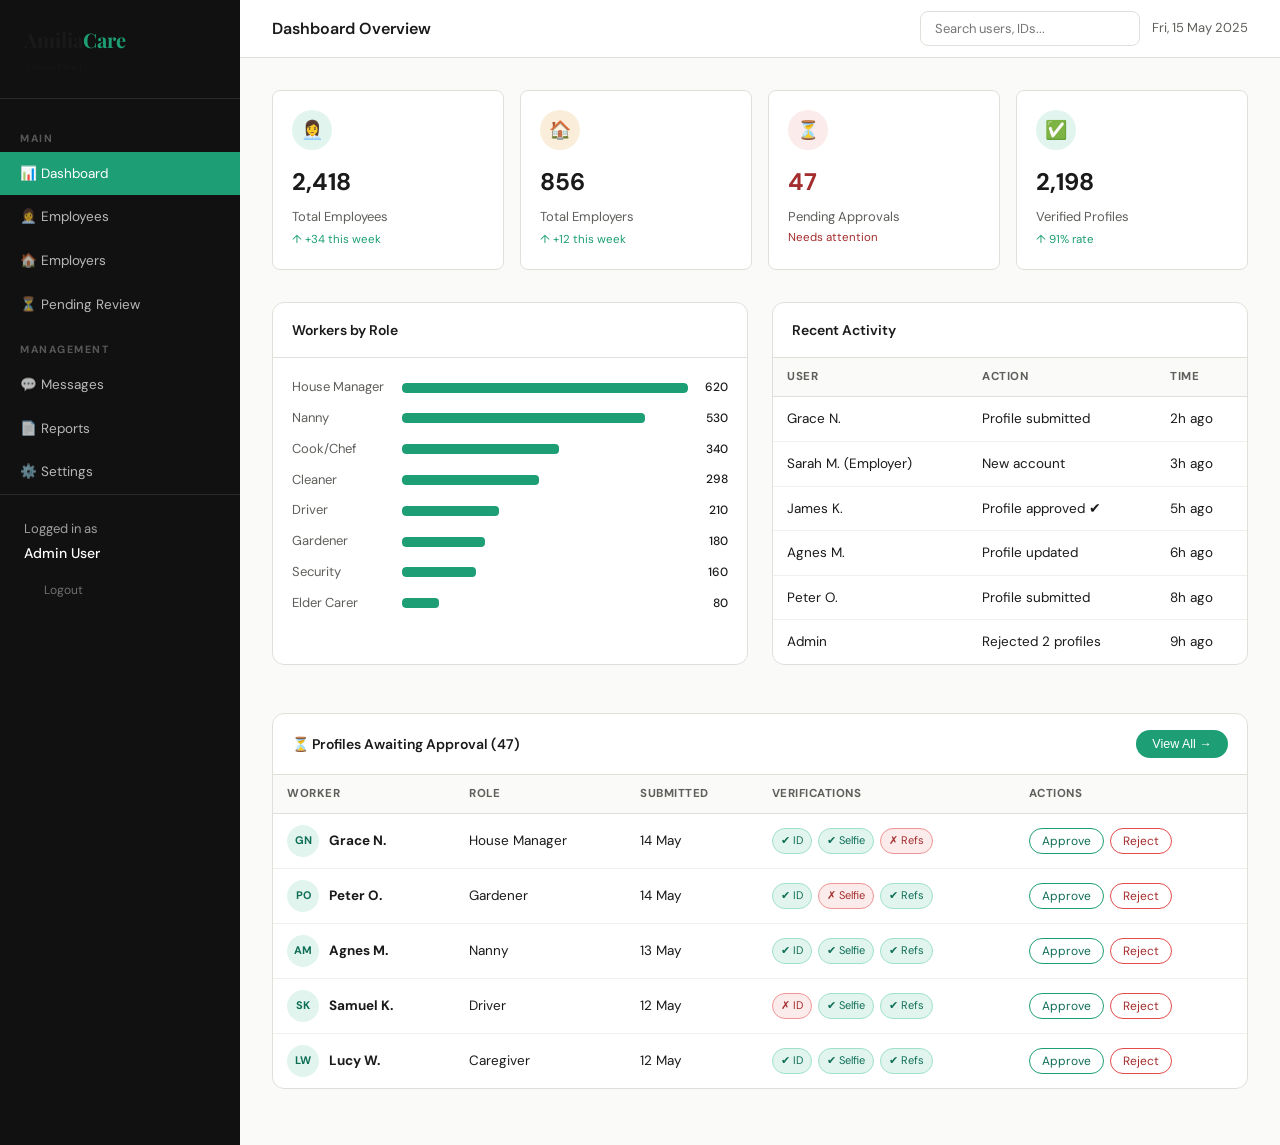
<file: admin (1) (1).html>
<!DOCTYPE html>
<html lang="en">
<head>
<meta charset="UTF-8">
<meta name="viewport" content="width=device-width, initial-scale=1.0">
<title>Admin Dashboard – Amilia Care</title>
<link href="https://fonts.googleapis.com/css2?family=Playfair+Display:wght@400;700&family=DM+Sans:wght@300;400;500;600&display=swap" rel="stylesheet">
<link rel="stylesheet" href="styles.css">
<style>
.admin-nav-section { padding: 8px 20px 4px; font-size: 10.5px; font-weight: 700; text-transform: uppercase; letter-spacing: 1.5px; color: rgba(255,255,255,.3); margin-top: 8px; }
.sidebar-logo-sub { font-size: 10px; opacity: .5; margin-top: 2px; }
.chart-bar-outer { background: rgba(255,255,255,.1); border-radius: 4px; height: 10px; flex: 1; overflow: hidden; }
.chart-bar-inner { background: var(--green); height: 100%; border-radius: 4px; transition: width .6s; }
.stat-change { font-size: 11.5px; color: var(--green); margin-top: 2px; }
.tab-bar { display: flex; gap: 0; border-bottom: 2px solid var(--border); margin-bottom: 1.5rem; }
.tab { padding: 10px 20px; font-size: 13.5px; font-weight: 500; cursor: pointer; color: var(--text-muted); border-bottom: 2px solid transparent; margin-bottom: -2px; transition: all .2s; }
.tab.active { color: var(--green); border-bottom-color: var(--green); }
.profile-thumb { display: flex; align-items: center; gap: 10px; }
.profile-thumb .sm-av { width: 32px; height: 32px; border-radius: 50%; display: flex; align-items: center; justify-content: center; font-size: 11px; font-weight: 700; flex-shrink: 0; }
.verification-chips { display: flex; gap: 6px; flex-wrap: wrap; }
.chip { font-size: 11px; padding: 3px 8px; border-radius: 50px; border: 1px solid var(--border); background: var(--surface); }
.chip.ok { background: var(--green-light); border-color: #9FE1CB; color: var(--green-dark); }
.chip.missing { background: #FCEBEB; border-color: #F09595; color: #A32D2D; }
</style>
</head>
<body>
<div class="admin-layout">

  <!-- SIDEBAR -->
  <aside class="admin-sidebar">
    <div class="admin-sidebar-logo logo" style="padding:1.5rem;border-bottom:1px solid rgba(255,255,255,.1)">
      <div>Amilia<span>Care</span></div>
      <div class="sidebar-logo-sub">Admin Panel</div>
    </div>

    <nav class="admin-nav">
      <div class="admin-nav-section">Main</div>
      <a href="#" class="active" onclick="showSection('dashboard',this)">📊 Dashboard</a>
      <a href="#" onclick="showSection('employees',this)">👩‍💼 Employees</a>
      <a href="#" onclick="showSection('employers',this)">🏠 Employers</a>
      <a href="#" onclick="showSection('pending',this)">⏳ Pending Review</a>

      <div class="admin-nav-section">Management</div>
      <a href="#" onclick="showSection('messages',this)">💬 Messages</a>
      <a href="#" onclick="showSection('reports',this)">📄 Reports</a>
      <a href="#" onclick="showSection('settings',this)">⚙️ Settings</a>

      <div style="margin-top:auto;padding:1.5rem;border-top:1px solid rgba(255,255,255,.1)">
        <div style="font-size:13px;color:rgba(255,255,255,.6)">Logged in as</div>
        <div style="font-size:14px;color:#fff;font-weight:500;margin-top:2px">Admin User</div>
        <a href="login.html" style="font-size:12px;color:rgba(255,255,255,.4);margin-top:6px;display:block">Logout</a>
      </div>
    </nav>
  </aside>

  <!-- MAIN -->
  <div class="admin-main">
    <div class="admin-topbar">
      <h2 id="section-title">Dashboard Overview</h2>
      <div style="display:flex;gap:12px;align-items:center">
        <input class="search-input" type="text" placeholder="Search users, IDs...">
        <span style="font-size:13px;color:var(--text-muted)">Fri, 15 May 2025</span>
      </div>
    </div>

    <div class="admin-content">

      <!-- DASHBOARD SECTION -->
      <div id="sec-dashboard">
        <!-- KPI Cards -->
        <div class="admin-cards">
          <div class="admin-card">
            <div class="ac-icon" style="background:var(--green-light)">👩‍💼</div>
            <strong>2,418</strong>
            <span>Total Employees</span>
            <div class="stat-change">↑ +34 this week</div>
          </div>
          <div class="admin-card">
            <div class="ac-icon" style="background:#FAEEDA">🏠</div>
            <strong>856</strong>
            <span>Total Employers</span>
            <div class="stat-change">↑ +12 this week</div>
          </div>
          <div class="admin-card">
            <div class="ac-icon" style="background:#FCEBEB">⏳</div>
            <strong style="color:#A32D2D">47</strong>
            <span>Pending Approvals</span>
            <div style="font-size:11.5px;color:#A32D2D">Needs attention</div>
          </div>
          <div class="admin-card">
            <div class="ac-icon" style="background:var(--green-light)">✅</div>
            <strong>2,198</strong>
            <span>Verified Profiles</span>
            <div class="stat-change">↑ 91% rate</div>
          </div>
        </div>

        <!-- Second row -->
        <div style="display:grid;grid-template-columns:1fr 1fr;gap:1.5rem;margin-bottom:1.5rem">

          <!-- Role distribution -->
          <div class="data-table">
            <div class="table-header"><h3>Workers by Role</h3></div>
            <div style="padding:1.2rem">
              <div id="role-bars"></div>
            </div>
          </div>

          <!-- Recent activity -->
          <div class="data-table">
            <div class="table-header"><h3>Recent Activity</h3></div>
            <div style="padding:0">
              <table>
                <thead><tr><th>User</th><th>Action</th><th>Time</th></tr></thead>
                <tbody>
                  <tr><td>Grace N.</td><td>Profile submitted</td><td>2h ago</td></tr>
                  <tr><td>Sarah M. (Employer)</td><td>New account</td><td>3h ago</td></tr>
                  <tr><td>James K.</td><td>Profile approved ✔</td><td>5h ago</td></tr>
                  <tr><td>Agnes M.</td><td>Profile updated</td><td>6h ago</td></tr>
                  <tr><td>Peter O.</td><td>Profile submitted</td><td>8h ago</td></tr>
                  <tr><td>Admin</td><td>Rejected 2 profiles</td><td>9h ago</td></tr>
                </tbody>
              </table>
            </div>
          </div>
        </div>

        <!-- Quick pending -->
        <div class="data-table">
          <div class="table-header">
            <h3>⏳ Profiles Awaiting Approval (47)</h3>
            <button class="btn-primary" style="font-size:12.5px;padding:7px 16px;border-radius:50px" onclick="showSection('pending',null)">View All →</button>
          </div>
          <table>
            <thead>
              <tr><th>Worker</th><th>Role</th><th>Submitted</th><th>Verifications</th><th>Actions</th></tr>
            </thead>
            <tbody id="pending-preview"></tbody>
          </table>
        </div>
      </div>

      <!-- EMPLOYEES SECTION -->
      <div id="sec-employees" style="display:none">
        <div class="tab-bar">
          <div class="tab active">All (2,418)</div>
          <div class="tab">Approved (2,198)</div>
          <div class="tab">Pending (47)</div>
          <div class="tab">Rejected (173)</div>
          <div class="tab">Suspended (0)</div>
        </div>
        <div class="data-table">
          <div class="table-header">
            <h3>All Employees</h3>
            <input class="search-input" type="text" placeholder="Search by name, role, location...">
          </div>
          <table>
            <thead>
              <tr><th>Name</th><th>Role</th><th>Location</th><th>Education</th><th>Salary</th><th>Status</th><th>Actions</th></tr>
            </thead>
            <tbody id="employees-table"></tbody>
          </table>
        </div>
      </div>

      <!-- PENDING SECTION -->
      <div id="sec-pending" style="display:none">
        <div class="data-table">
          <div class="table-header">
            <h3>Profiles Pending Review (47)</h3>
            <input class="search-input" type="text" placeholder="Search...">
          </div>
          <table>
            <thead>
              <tr><th>Worker</th><th>Age</th><th>Role</th><th>Submitted</th><th>Verifications</th><th>Actions</th></tr>
            </thead>
            <tbody id="pending-table"></tbody>
          </table>
        </div>
      </div>

      <!-- EMPLOYERS SECTION -->
      <div id="sec-employers" style="display:none">
        <div class="data-table">
          <div class="table-header">
            <h3>All Employers (856)</h3>
            <input class="search-input" type="text" placeholder="Search employers...">
          </div>
          <table>
            <thead>
              <tr><th>Name</th><th>Location</th><th>Registered</th><th>Hires</th><th>Status</th><th>Action</th></tr>
            </thead>
            <tbody>
              <tr><td><strong>Sarah Mwangi</strong></td><td>Lavington</td><td>3 Jan 2025</td><td>2</td><td><span class="badge verified">Active</span></td><td><button class="action-btn">View</button></td></tr>
              <tr><td><strong>David Kamau</strong></td><td>Runda</td><td>15 Feb 2025</td><td>1</td><td><span class="badge verified">Active</span></td><td><button class="action-btn">View</button></td></tr>
              <tr><td><strong>Eunice Otieno</strong></td><td>Kiambu</td><td>20 Mar 2025</td><td>0</td><td><span class="badge pending">New</span></td><td><button class="action-btn">View</button></td></tr>
            </tbody>
          </table>
        </div>
      </div>

      <!-- OTHER SECTIONS -->
      <div id="sec-messages" style="display:none"><div class="admin-card" style="padding:2rem;text-align:center"><h3>Messages / Inbox</h3><p style="color:var(--text-muted);margin-top:.5rem">No new messages</p></div></div>
      <div id="sec-reports" style="display:none"><div class="admin-card" style="padding:2rem;text-align:center"><h3>Reports</h3><p style="color:var(--text-muted);margin-top:.5rem">Reporting module coming soon</p></div></div>
      <div id="sec-settings" style="display:none"><div class="admin-card" style="padding:2rem"><h3>Settings</h3><p style="color:var(--text-muted);margin-top:.5rem;margin-bottom:1rem">Site configuration options</p>
        <div class="form-group"><label>Site Name</label><input type="text" value="Amilia Care"></div>
        <div class="form-group"><label>Contact Email</label><input type="email" value="info@amiliacare.co.ke"></div>
        <div class="form-group"><label>Contact Phone</label><input type="tel" value="+254 700 000 000"></div>
        <button class="btn-primary" style="margin-top:1rem">Save Settings</button>
      </div></div>

    </div>
  </div>
</div>

<script>
const roles = [
  { name:'House Manager', count:620 }, { name:'Nanny', count:530 },
  { name:'Cook/Chef', count:340 }, { name:'Cleaner', count:298 },
  { name:'Driver', count:210 }, { name:'Gardener', count:180 },
  { name:'Security', count:160 }, { name:'Elder Carer', count:80 },
];
const pendingData = [
  { name:'Grace N.', role:'House Manager', date:'14 May', age:26, idOk:true, selfieOk:true, refsOk:false },
  { name:'Peter O.', role:'Gardener', date:'14 May', age:34, idOk:true, selfieOk:false, refsOk:true },
  { name:'Agnes M.', role:'Nanny', date:'13 May', age:22, idOk:true, selfieOk:true, refsOk:true },
  { name:'Samuel K.', role:'Driver', date:'12 May', age:30, idOk:false, selfieOk:true, refsOk:true },
  { name:'Lucy W.', role:'Caregiver', date:'12 May', age:29, idOk:true, selfieOk:true, refsOk:true },
];
const employeesData = [
  { name:'James K.', role:'Cook/Chef', loc:'Kilimani', edu:'Diploma', salary:'25k–40k', status:'verified' },
  { name:'Rose K.', role:'House Manager', loc:'Runda', edu:'Degree', salary:'35k–50k', status:'verified' },
  { name:'Faith M.', role:'Cleaner', loc:'Embakasi', edu:'KCSE', salary:'10k–15k', status:'verified' },
  { name:'Bernard K.', role:'Driver', loc:'Upperhill', edu:'KCSE', salary:'25k–35k', status:'verified' },
  { name:'Christine W.', role:'Nanny', loc:'Ngong', edu:'KCSE', salary:'12k–18k', status:'pending' },
];

function chip(ok, label) {
  return `<span class="chip ${ok ? 'ok' : 'missing'}">${ok ? '✔' : '✗'} ${label}</span>`;
}
function actions(approve, reject) {
  return `<div style="display:flex;gap:6px">
    <button class="action-btn approve" onclick="approveRow(this)">Approve</button>
    <button class="action-btn reject" onclick="rejectRow(this)">Reject</button>
  </div>`;
}

// Render role bars
document.getElementById('role-bars').innerHTML = roles.map(r => `
  <div style="display:flex;align-items:center;gap:10px;margin-bottom:10px">
    <span style="font-size:13px;width:100px;color:var(--text-muted)">${r.name}</span>
    <div class="chart-bar-outer"><div class="chart-bar-inner" style="width:${Math.round(r.count/620*100)}%"></div></div>
    <span style="font-size:12px;font-weight:500;min-width:30px;text-align:right">${r.count}</span>
  </div>`).join('');

// Pending preview
document.getElementById('pending-preview').innerHTML = pendingData.slice(0,5).map(p => `
  <tr>
    <td><div class="profile-thumb"><div class="sm-av" style="background:var(--green-light);color:var(--green-dark)">${p.name.split(' ').map(w=>w[0]).join('')}</div><strong>${p.name}</strong></div></td>
    <td>${p.role}</td>
    <td>${p.date}</td>
    <td><div class="verification-chips">${chip(p.idOk,'ID')}${chip(p.selfieOk,'Selfie')}${chip(p.refsOk,'Refs')}</div></td>
    <td>${actions()}</td>
  </tr>`).join('');

// Full pending table
document.getElementById('pending-table').innerHTML = pendingData.map(p => `
  <tr>
    <td><div class="profile-thumb"><div class="sm-av" style="background:var(--green-light);color:var(--green-dark)">${p.name.split(' ').map(w=>w[0]).join('')}</div><strong>${p.name}</strong></div></td>
    <td>${p.age}</td>
    <td>${p.role}</td>
    <td>${p.date}</td>
    <td><div class="verification-chips">${chip(p.idOk,'ID')}${chip(p.selfieOk,'Selfie')}${chip(p.refsOk,'Refs')}</div></td>
    <td>${actions()}</td>
  </tr>`).join('');

// Employees table
document.getElementById('employees-table').innerHTML = employeesData.map(e => `
  <tr>
    <td><strong>${e.name}</strong></td>
    <td>${e.role}</td>
    <td>${e.loc}</td>
    <td>${e.edu}</td>
    <td>KES ${e.salary}/mo</td>
    <td><span class="badge ${e.status}">${e.status === 'verified' ? '✔ Verified' : '⏳ Pending'}</span></td>
    <td><div style="display:flex;gap:6px"><button class="action-btn">View</button><button class="action-btn reject">Suspend</button></div></td>
  </tr>`).join('');

function showSection(name, el) {
  const sections = ['dashboard','employees','employers','pending','messages','reports','settings'];
  sections.forEach(s => { const el = document.getElementById('sec-'+s); if(el) el.style.display = 'none'; });
  const sec = document.getElementById('sec-'+name);
  if (sec) sec.style.display = 'block';
  const titles = { dashboard:'Dashboard Overview', employees:'Employee Management', employers:'Employer Management', pending:'Pending Approvals', messages:'Messages', reports:'Reports', settings:'Settings' };
  document.getElementById('section-title').textContent = titles[name] || name;
  if (el) { document.querySelectorAll('.admin-nav a').forEach(a => a.classList.remove('active')); el.classList.add('active'); }
}

function approveRow(btn) {
  const row = btn.closest('tr');
  const statusCell = row.cells[row.cells.length - 2];
  if (statusCell && statusCell.querySelector) {
    // update badge if present
  }
  btn.parentElement.innerHTML = '<span class="badge verified">✔ Approved</span>';
  row.style.opacity = '.6';
}
function rejectRow(btn) {
  btn.parentElement.innerHTML = '<span class="badge rejected">✗ Rejected</span>';
  btn.closest('tr').style.opacity = '.5';
}
</script>
</body>
</html>
</file>
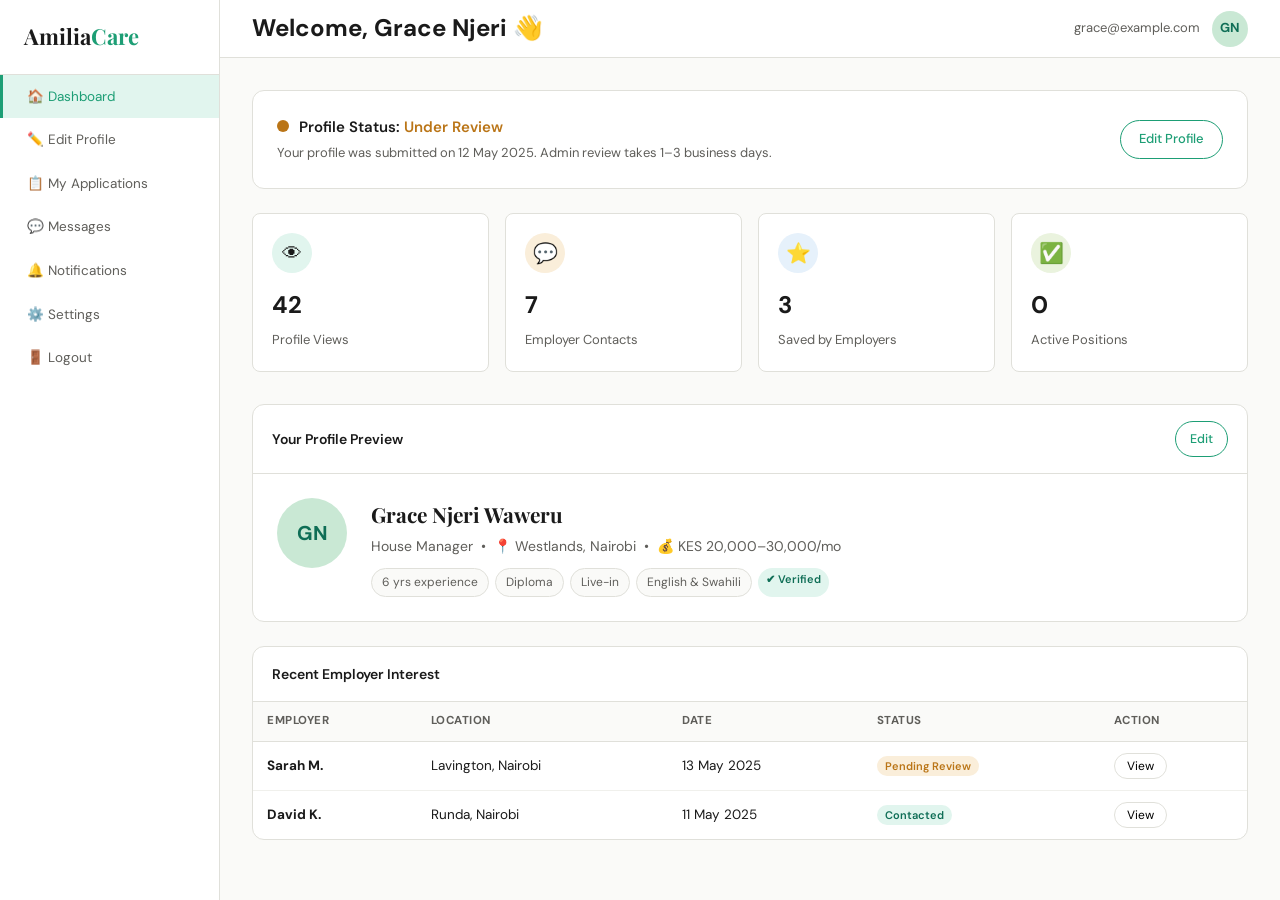
<file: employee-dashboard.html>
<!DOCTYPE html>
<html lang="en">
<head>
<meta charset="UTF-8">
<meta name="viewport" content="width=device-width, initial-scale=1.0">
<title>My Dashboard – Amilia Care</title>
<link href="https://fonts.googleapis.com/css2?family=Playfair+Display:wght@400;700&family=DM+Sans:wght@300;400;500;600&display=swap" rel="stylesheet">
<link rel="stylesheet" href="styles.css">
</head>
<body>
<div class="emp-layout">
  <!-- SIDEBAR -->
  <aside class="emp-sidebar">
    <div class="logo" style="padding:1.2rem 1.5rem;border-bottom:1px solid var(--border)">Amilia<span>Care</span></div>
    <nav class="emp-nav">
      <a href="#" class="active">🏠 Dashboard</a>
      <a href="post-profile.html">✏️ Edit Profile</a>
      <a href="#">📋 My Applications</a>
      <a href="#">💬 Messages</a>
      <a href="#">🔔 Notifications</a>
      <a href="#">⚙️ Settings</a>
      <a href="index.html" style="margin-top:auto">🚪 Logout</a>
    </nav>
  </aside>

  <!-- MAIN -->
  <div class="emp-main">
    <div class="emp-topbar">
      <h2>Welcome, Grace Njeri 👋</h2>
      <div style="display:flex;align-items:center;gap:12px">
        <span style="font-size:13px;color:var(--text-muted)">grace@example.com</span>
        <div class="avatar" style="background:#C9E8D4;width:36px;height:36px;font-size:13px;border-radius:50%;display:flex;align-items:center;justify-content:center;font-weight:700">GN</div>
      </div>
    </div>

    <div class="emp-content">

      <!-- PROFILE STATUS -->
      <div class="profile-status-card">
        <div class="status-info">
          <h3><span class="status-dot pending"></span> Profile Status: <span style="color:var(--gold)">Under Review</span></h3>
          <p>Your profile was submitted on 12 May 2025. Admin review takes 1–3 business days.</p>
        </div>
        <a href="post-profile.html" class="btn-outline" style="padding:8px 18px;border-radius:50px;font-size:13px;white-space:nowrap">Edit Profile</a>
      </div>

      <!-- STATS -->
      <div style="display:grid;grid-template-columns:repeat(4,1fr);gap:1rem;margin-bottom:2rem">
        <div class="admin-card">
          <div class="ac-icon" style="background:var(--green-light);font-size:20px">👁</div>
          <strong>42</strong>
          <span>Profile Views</span>
        </div>
        <div class="admin-card">
          <div class="ac-icon" style="background:#FAEEDA;font-size:20px">💬</div>
          <strong>7</strong>
          <span>Employer Contacts</span>
        </div>
        <div class="admin-card">
          <div class="ac-icon" style="background:#E6F1FB;font-size:20px">⭐</div>
          <strong>3</strong>
          <span>Saved by Employers</span>
        </div>
        <div class="admin-card">
          <div class="ac-icon" style="background:#EAF3DE;font-size:20px">✅</div>
          <strong>0</strong>
          <span>Active Positions</span>
        </div>
      </div>

      <!-- PROFILE PREVIEW -->
      <div class="data-table" style="margin-bottom:1.5rem">
        <div class="table-header">
          <h3>Your Profile Preview</h3>
          <a href="post-profile.html" class="btn-outline" style="padding:7px 14px;border-radius:50px;font-size:12.5px">Edit</a>
        </div>
        <div style="padding:1.5rem;display:grid;grid-template-columns:auto 1fr;gap:1.5rem;align-items:start">
          <div class="avatar" style="background:#C9E8D4;width:70px;height:70px;font-size:20px;border-radius:50%;display:flex;align-items:center;justify-content:center;font-weight:700">GN</div>
          <div>
            <h3 style="font-family:'Playfair Display',serif;font-size:1.3rem">Grace Njeri Waweru</h3>
            <p style="color:var(--text-muted);font-size:14px;margin-top:4px">House Manager &nbsp;•&nbsp; 📍 Westlands, Nairobi &nbsp;•&nbsp; 💰 KES 20,000–30,000/mo</p>
            <div style="display:flex;flex-wrap:wrap;gap:6px;margin-top:10px">
              <span class="tag">6 yrs experience</span>
              <span class="tag">Diploma</span>
              <span class="tag">Live-in</span>
              <span class="tag">English & Swahili</span>
              <span class="badge verified">✔ Verified</span>
            </div>
          </div>
        </div>
      </div>

      <!-- RECENT CONTACTS -->
      <div class="data-table">
        <div class="table-header">
          <h3>Recent Employer Interest</h3>
        </div>
        <table>
          <thead>
            <tr>
              <th>Employer</th><th>Location</th><th>Date</th><th>Status</th><th>Action</th>
            </tr>
          </thead>
          <tbody>
            <tr>
              <td><strong>Sarah M.</strong></td>
              <td>Lavington, Nairobi</td>
              <td>13 May 2025</td>
              <td><span class="badge pending">Pending Review</span></td>
              <td><button class="action-btn">View</button></td>
            </tr>
            <tr>
              <td><strong>David K.</strong></td>
              <td>Runda, Nairobi</td>
              <td>11 May 2025</td>
              <td><span class="badge verified">Contacted</span></td>
              <td><button class="action-btn">View</button></td>
            </tr>
          </tbody>
        </table>
      </div>

    </div>
  </div>
</div>
</body>
</html>
</file>
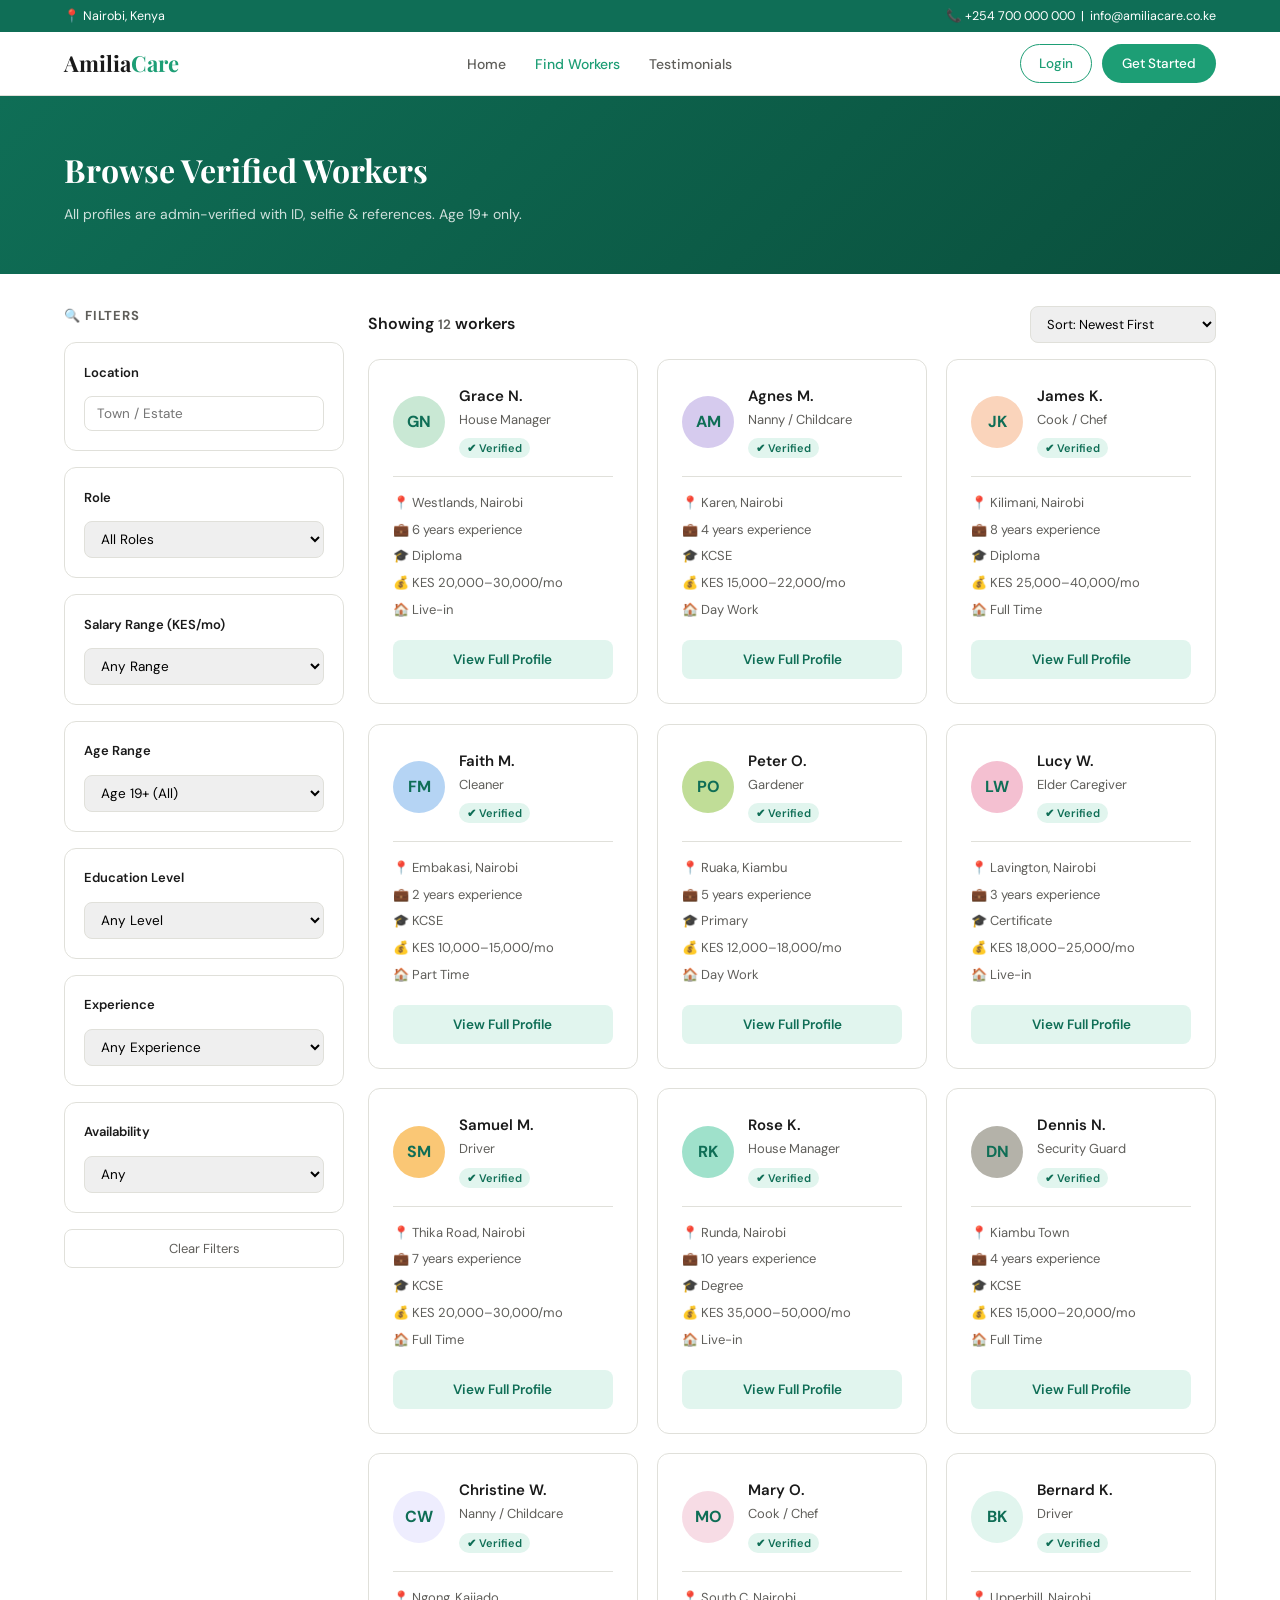
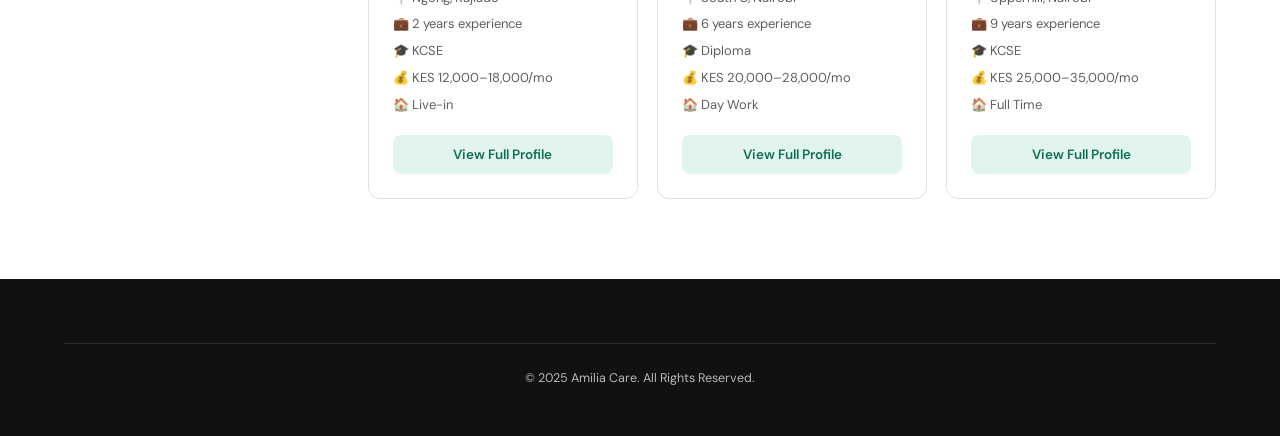
<file: employees.html>
<!DOCTYPE html>
<html lang="en">
<head>
<meta charset="UTF-8">
<meta name="viewport" content="width=device-width, initial-scale=1.0">
<title>Browse Workers – Amilia Care</title>
<link href="https://fonts.googleapis.com/css2?family=Playfair+Display:wght@400;700&family=DM+Sans:wght@300;400;500;600&display=swap" rel="stylesheet">
<link rel="stylesheet" href="styles.css">
</head>
<body>

<div class="topbar">
  <span>📍 Nairobi, Kenya</span>
  <span>📞 +254 700 000 000 &nbsp;|&nbsp; info@amiliacare.co.ke</span>
</div>
<nav class="navbar">
  <a href="index.html" class="logo">Amilia<span>Care</span></a>
  <ul class="nav-links">
    <li><a href="index.html">Home</a></li>
    <li><a href="employees.html" class="active">Find Workers</a></li>
    <li><a href="#testimonials">Testimonials</a></li>
  </ul>
  <div class="nav-actions">
    <a href="login.html" class="btn-outline">Login</a>
    <a href="register.html" class="btn-primary">Get Started</a>
  </div>
  <button class="hamburger" onclick="toggleMenu()">&#9776;</button>
</nav>

<div class="page-banner">
  <h1>Browse Verified Workers</h1>
  <p>All profiles are admin-verified with ID, selfie & references. Age 19+ only.</p>
</div>

<div class="listing-layout">
  <!-- SIDEBAR FILTERS -->
  <aside class="sidebar-filters">
    <h3>🔍 Filters</h3>

    <div class="filter-section">
      <h4>Location</h4>
      <input type="text" placeholder="Town / Estate">
    </div>
    <div class="filter-section">
      <h4>Role</h4>
      <select onchange="filterWorkers()">
        <option>All Roles</option>
        <option>House Manager</option>
        <option>Nanny / Childcare</option>
        <option>Cook / Chef</option>
        <option>Cleaner</option>
        <option>Gardener</option>
        <option>Driver</option>
        <option>Security Guard</option>
        <option>Elder Caregiver</option>
      </select>
    </div>
    <div class="filter-section">
      <h4>Salary Range (KES/mo)</h4>
      <select onchange="filterWorkers()">
        <option>Any Range</option>
        <option>5,000 – 10,000</option>
        <option>10,000 – 20,000</option>
        <option>20,000 – 35,000</option>
        <option>35,000 – 50,000</option>
        <option>50,000+</option>
      </select>
    </div>
    <div class="filter-section">
      <h4>Age Range</h4>
      <select onchange="filterWorkers()">
        <option>Age 19+ (All)</option>
        <option>19 – 25</option>
        <option>26 – 35</option>
        <option>36 – 45</option>
        <option>46+</option>
      </select>
    </div>
    <div class="filter-section">
      <h4>Education Level</h4>
      <select onchange="filterWorkers()">
        <option>Any Level</option>
        <option>Primary</option>
        <option>Secondary (KCSE)</option>
        <option>Certificate</option>
        <option>Diploma</option>
        <option>Degree+</option>
      </select>
    </div>
    <div class="filter-section">
      <h4>Experience</h4>
      <select onchange="filterWorkers()">
        <option>Any Experience</option>
        <option>0 – 1 year</option>
        <option>1 – 3 years</option>
        <option>3 – 5 years</option>
        <option>5+ years</option>
      </select>
    </div>
    <div class="filter-section">
      <h4>Availability</h4>
      <select onchange="filterWorkers()">
        <option>Any</option>
        <option>Live-in</option>
        <option>Day Work</option>
        <option>Part Time</option>
        <option>Full Time</option>
      </select>
    </div>
    <button onclick="clearFilters()" style="width:100%;padding:10px;border:1.5px solid var(--border);border-radius:8px;background:#fff;font-size:13px;cursor:pointer;font-family:inherit;color:var(--text-muted);">Clear Filters</button>
  </aside>

  <!-- LISTING -->
  <div>
    <div class="listing-header">
      <h2>Showing <span id="count">12</span> workers</h2>
      <select style="padding:8px 12px;border:1.5px solid var(--border);border-radius:8px;font-size:13px;font-family:inherit;outline:none;">
        <option>Sort: Newest First</option>
        <option>Sort: Most Experienced</option>
        <option>Sort: Salary (Low-High)</option>
        <option>Sort: Salary (High-Low)</option>
      </select>
    </div>
    <div class="listing-grid" id="workers-grid">
      <!-- cards populated by JS -->
    </div>
  </div>
</div>

<footer class="footer" style="margin-top:3rem">
  <div class="footer-bottom" style="padding:1.5rem;border-top:1px solid rgba(255,255,255,.1)">© 2025 Amilia Care. All Rights Reserved.</div>
</footer>

<script>
const workers = [
  { init:'GN', name:'Grace N.', role:'House Manager', loc:'Westlands, Nairobi', exp:'6 years', edu:'Diploma', salary:'KES 20,000–30,000', avail:'Live-in', bg:'#C9E8D4', verified:true },
  { init:'AM', name:'Agnes M.', role:'Nanny / Childcare', loc:'Karen, Nairobi', exp:'4 years', edu:'KCSE', salary:'KES 15,000–22,000', avail:'Day Work', bg:'#D6CBEE', verified:true },
  { init:'JK', name:'James K.', role:'Cook / Chef', loc:'Kilimani, Nairobi', exp:'8 years', edu:'Diploma', salary:'KES 25,000–40,000', avail:'Full Time', bg:'#FAD4BB', verified:true },
  { init:'FM', name:'Faith M.', role:'Cleaner', loc:'Embakasi, Nairobi', exp:'2 years', edu:'KCSE', salary:'KES 10,000–15,000', avail:'Part Time', bg:'#B5D4F4', verified:true },
  { init:'PO', name:'Peter O.', role:'Gardener', loc:'Ruaka, Kiambu', exp:'5 years', edu:'Primary', salary:'KES 12,000–18,000', avail:'Day Work', bg:'#C0DD97', verified:true },
  { init:'LW', name:'Lucy W.', role:'Elder Caregiver', loc:'Lavington, Nairobi', exp:'3 years', edu:'Certificate', salary:'KES 18,000–25,000', avail:'Live-in', bg:'#F4C0D1', verified:true },
  { init:'SM', name:'Samuel M.', role:'Driver', loc:'Thika Road, Nairobi', exp:'7 years', edu:'KCSE', salary:'KES 20,000–30,000', avail:'Full Time', bg:'#FAC775', verified:true },
  { init:'RK', name:'Rose K.', role:'House Manager', loc:'Runda, Nairobi', exp:'10 years', edu:'Degree', salary:'KES 35,000–50,000', avail:'Live-in', bg:'#9FE1CB', verified:true },
  { init:'DN', name:'Dennis N.', role:'Security Guard', loc:'Kiambu Town', exp:'4 years', edu:'KCSE', salary:'KES 15,000–20,000', avail:'Full Time', bg:'#B4B2A9', verified:true },
  { init:'CW', name:'Christine W.', role:'Nanny / Childcare', loc:'Ngong, Kajiado', exp:'2 years', edu:'KCSE', salary:'KES 12,000–18,000', avail:'Live-in', bg:'#EEEDFE', verified:true },
  { init:'MO', name:'Mary O.', role:'Cook / Chef', loc:'South C, Nairobi', exp:'6 years', edu:'Diploma', salary:'KES 20,000–28,000', avail:'Day Work', bg:'#D4537E33', verified:true },
  { init:'BK', name:'Bernard K.', role:'Driver', loc:'Upperhill, Nairobi', exp:'9 years', edu:'KCSE', salary:'KES 25,000–35,000', avail:'Full Time', bg:'#E1F5EE', verified:true },
];

function renderWorkers(list) {
  const grid = document.getElementById('workers-grid');
  document.getElementById('count').textContent = list.length;
  grid.innerHTML = list.map(w => `
    <div class="profile-card">
      <div class="card-top">
        <div class="avatar" style="background:${w.bg}">${w.init}</div>
        <div class="card-info">
          <h4>${w.name}</h4>
          <p>${w.role}</p>
          ${w.verified ? '<span class="badge verified">✔ Verified</span>' : ''}
        </div>
      </div>
      <div class="card-details">
        <div class="detail">📍 ${w.loc}</div>
        <div class="detail">💼 ${w.exp} experience</div>
        <div class="detail">🎓 ${w.edu}</div>
        <div class="detail">💰 ${w.salary}/mo</div>
        <div class="detail">🏠 ${w.avail}</div>
      </div>
      <a href="login.html" class="btn-card">View Full Profile</a>
    </div>
  `).join('');
}

function filterWorkers() { renderWorkers(workers); }
function clearFilters() { document.querySelectorAll('.filter-section select, .filter-section input').forEach(el => { if (el.tagName === 'SELECT') el.selectedIndex = 0; else el.value = ''; }); renderWorkers(workers); }
function toggleMenu() { document.querySelector('.nav-links').classList.toggle('open'); }

renderWorkers(workers);
</script>
</body>
</html>
</file>
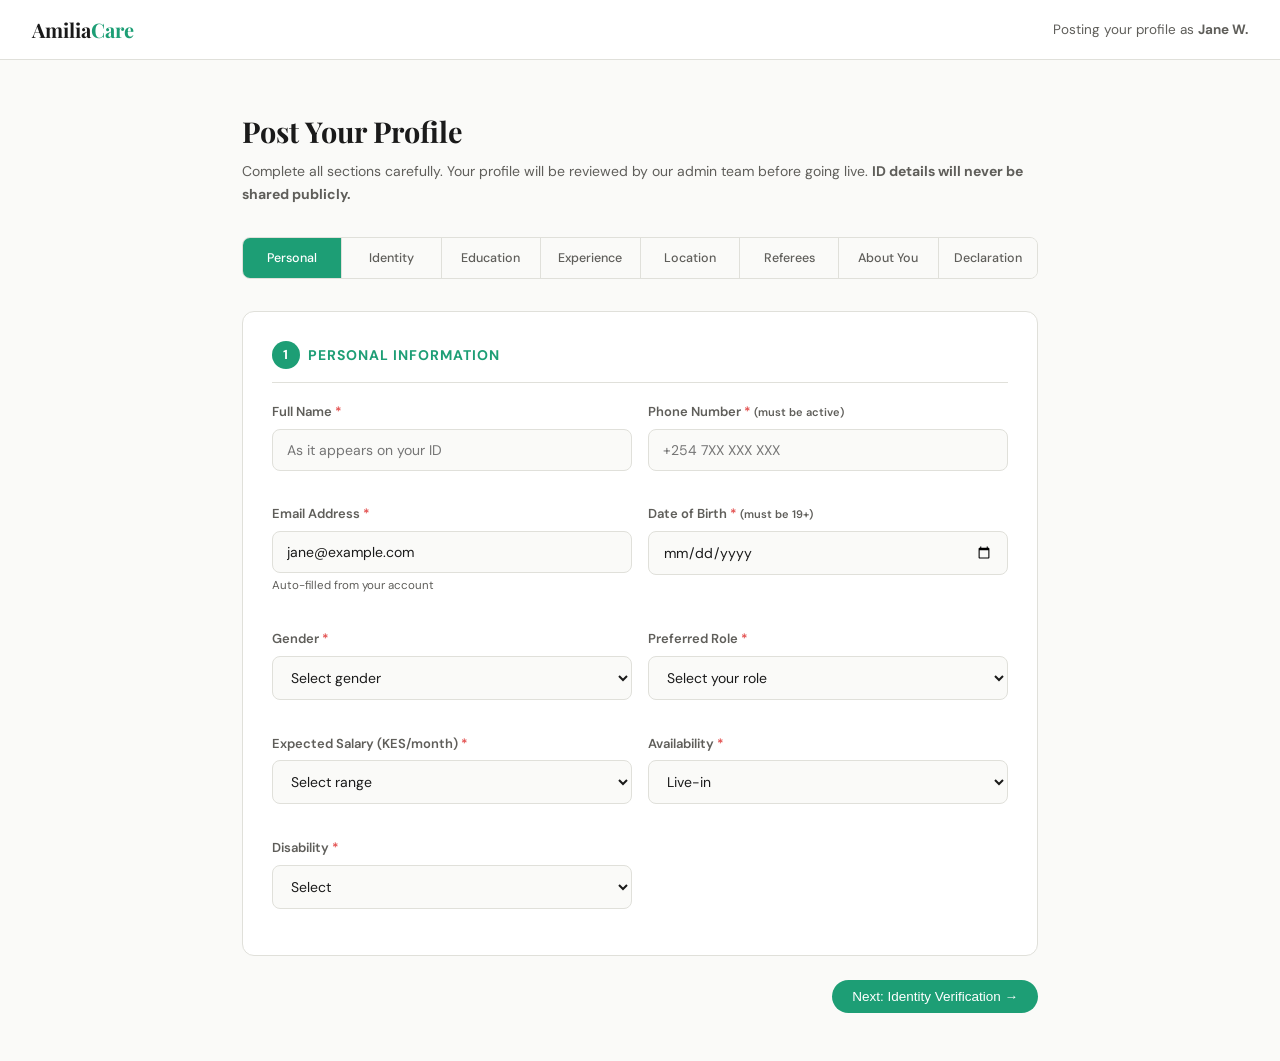
<file: post-profile.html>
<!DOCTYPE html>
<html lang="en">
<head>
<meta charset="UTF-8">
<meta name="viewport" content="width=device-width, initial-scale=1.0">
<title>Post Your Profile – Amilia Care</title>
<link href="https://fonts.googleapis.com/css2?family=Playfair+Display:wght@400;700&family=DM+Sans:wght@300;400;500;600&display=swap" rel="stylesheet">
<link rel="stylesheet" href="styles.css">
<style>
body { background: var(--surface); }
.top-nav { background: #fff; border-bottom: 1px solid var(--border); padding: 0 2rem; height: 60px; display: flex; align-items: center; justify-content: space-between; }
.top-nav .logo { font-family: 'Playfair Display', serif; font-size: 20px; font-weight: 700; }
.top-nav .logo span { color: var(--green); }
.char-count { font-size: 11.5px; color: var(--text-muted); text-align: right; margin-top: 4px; }
.char-count.error { color: #A32D2D; }
.required { color: #E24B4A; }
.info-note { background: #E1F5EE; border: 1px solid #9FE1CB; border-radius: 8px; padding: 10px 14px; font-size: 13px; color: var(--green-dark); margin-bottom: 1rem; }
.age-warning { display: none; background: #FCEBEB; border: 1px solid #F09595; border-radius: 8px; padding: 10px 14px; font-size: 13px; color: #A32D2D; margin-top: 6px; }
.exp-row { display: grid; grid-template-columns: 1fr 1fr 1fr; gap: 10px; margin-bottom: 10px; align-items: end; }
.exp-row label { font-size: 12px; color: var(--text-muted); font-weight: 600; }
.exp-row input, .exp-row select { padding: 9px 12px; border: 1.5px solid var(--border); border-radius: 8px; font-size: 13.5px; font-family: inherit; outline: none; width: 100%; }
.exp-row input:focus, .exp-row select:focus { border-color: var(--green); }
.add-exp-btn { background: none; border: 1.5px dashed var(--green); color: var(--green); padding: 8px 16px; border-radius: 8px; font-size: 13px; cursor: pointer; font-family: inherit; transition: background .2s; }
.add-exp-btn:hover { background: var(--green-light); }
.remove-exp { background: none; border: none; color: #E24B4A; font-size: 18px; cursor: pointer; padding: 0 4px; line-height: 1; }
.section-num { width: 28px; height: 28px; background: var(--green); color: #fff; border-radius: 50%; display: inline-flex; align-items: center; justify-content: center; font-size: 13px; font-weight: 700; margin-right: 8px; flex-shrink: 0; }
.form-section h3 { display: flex; align-items: center; }
</style>
</head>
<body>

<div class="top-nav">
  <a href="index.html" class="logo">Amilia<span>Care</span></a>
  <span style="font-size:13.5px;color:var(--text-muted);">Posting your profile as <strong id="user-name">Jane W.</strong></span>
</div>

<div class="page-container">
  <div class="page-header">
    <h1>Post Your Profile</h1>
    <p>Complete all sections carefully. Your profile will be reviewed by our admin team before going live. <strong>ID details will never be shared publicly.</strong></p>
  </div>

  <div class="progress-steps">
    <div class="progress-step done" id="step-tab-1">Personal</div>
    <div class="progress-step active" id="step-tab-2">Identity</div>
    <div class="progress-step" id="step-tab-3">Education</div>
    <div class="progress-step" id="step-tab-4">Experience</div>
    <div class="progress-step" id="step-tab-5">Location</div>
    <div class="progress-step" id="step-tab-6">Referees</div>
    <div class="progress-step" id="step-tab-7">About You</div>
    <div class="progress-step" id="step-tab-8">Declaration</div>
  </div>

  <div id="form-step-1" class="step-content">
    <!-- PERSONAL INFO -->
    <div class="form-section">
      <h3><span class="section-num">1</span> Personal Information</h3>
      <div class="form-grid">
        <div class="form-group">
          <label>Full Name <span class="required">*</span></label>
          <input type="text" id="fullname" placeholder="As it appears on your ID">
        </div>
        <div class="form-group">
          <label>Phone Number <span class="required">*</span> <span style="font-size:11px;color:var(--text-muted)">(must be active)</span></label>
          <input type="tel" id="phone" placeholder="+254 7XX XXX XXX">
        </div>
        <div class="form-group">
          <label>Email Address <span class="required">*</span></label>
          <input type="email" id="email" placeholder="Pre-filled from account" value="jane@example.com">
          <div class="hint">Auto-filled from your account</div>
        </div>
        <div class="form-group">
          <label>Date of Birth <span class="required">*</span> <span style="font-size:11px;color:var(--text-muted)">(must be 19+)</span></label>
          <input type="date" id="dob" onchange="checkAge()" max="">
          <div class="age-warning" id="age-warning">⚠ You must be at least 19 years old to register on Amilia Care.</div>
        </div>
        <div class="form-group">
          <label>Gender <span class="required">*</span></label>
          <select>
            <option value="">Select gender</option>
            <option>Female</option>
            <option>Male</option>
          </select>
        </div>
        <div class="form-group">
          <label>Preferred Role <span class="required">*</span></label>
          <select>
            <option value="">Select your role</option>
            <option>House Manager</option>
            <option>Nanny / Childcare</option>
            <option>Cook / Chef</option>
            <option>Cleaner</option>
            <option>Gardener</option>
            <option>Driver</option>
            <option>Security Guard</option>
            <option>Elder Caregiver</option>
            <option>Other</option>
          </select>
        </div>
        <div class="form-group">
          <label>Expected Salary (KES/month) <span class="required">*</span></label>
          <select>
            <option value="">Select range</option>
            <option>5,000 – 10,000</option>
            <option>10,000 – 20,000</option>
            <option>20,000 – 35,000</option>
            <option>35,000 – 50,000</option>
            <option>50,000+</option>
          </select>
        </div>
        <div class="form-group">
          <label>Availability <span class="required">*</span></label>
          <select>
            <option>Live-in</option>
            <option>Day Work</option>
            <option>Part Time</option>
            <option>Full Time</option>
          </select>
        </div>
        <div class="form-group">
          <label>Disability <span class="required">*</span></label>
          <select id="disability">
            <option value="">Select</option>
            <option value="no">No</option>
            <option value="yes">Yes – please describe in 'About You'</option>
          </select>
        </div>
      </div>
    </div>
    <div style="text-align:right;margin-top:1rem">
      <button class="btn-primary" onclick="goStep(2)">Next: Identity Verification →</button>
    </div>
  </div>

  <div id="form-step-2" class="step-content" style="display:none">
    <!-- IDENTITY -->
    <div class="form-section">
      <h3><span class="section-num">2</span> Identity Verification</h3>
      <div class="disclaimer-box">
        <strong>🔒 Privacy Disclaimer</strong>
        Your ID number and uploaded documents are strictly confidential and will <em>never</em> be shared with employers or the public. They are used solely for age and identity verification by the Amilia Care admin team.
      </div>
      <div class="form-grid">
        <div class="form-group">
          <label>National ID Number <span class="required">*</span></label>
          <input type="text" placeholder="Enter your ID number" maxlength="8">
          <div class="hint">Strictly confidential – not visible to employers</div>
        </div>
        <div class="form-group">
          <label>ID Type <span class="required">*</span></label>
          <select>
            <option>National ID</option>
            <option>Passport</option>
            <option>Alien ID</option>
          </select>
        </div>
      </div>
      <div class="form-grid" style="margin-top:1rem">
        <div class="form-group">
          <label>Upload ID (Front) <span class="required">*</span></label>
          <div class="upload-zone" onclick="this.querySelector('input').click()">
            <span>📄</span>
            <p>Click to upload front of ID</p>
            <p style="font-size:11px;margin-top:4px">JPG, PNG or PDF – max 5MB</p>
            <input type="file" accept=".jpg,.jpeg,.png,.pdf" style="display:none" onchange="showFileName(this)">
          </div>
        </div>
        <div class="form-group">
          <label>Upload ID (Back) <span class="required">*</span></label>
          <div class="upload-zone" onclick="this.querySelector('input').click()">
            <span>📄</span>
            <p>Click to upload back of ID</p>
            <p style="font-size:11px;margin-top:4px">JPG, PNG or PDF – max 5MB</p>
            <input type="file" accept=".jpg,.jpeg,.png,.pdf" style="display:none" onchange="showFileName(this)">
          </div>
        </div>
        <div class="form-group">
          <label>Upload Selfie <span class="required">*</span> <span style="font-size:11px;color:var(--text-muted)">(holding your ID)</span></label>
          <div class="upload-zone" onclick="this.querySelector('input').click()">
            <span>🤳</span>
            <p>Clear selfie holding your ID</p>
            <p style="font-size:11px;margin-top:4px">JPG or PNG – max 5MB</p>
            <input type="file" accept=".jpg,.jpeg,.png" style="display:none" onchange="showFileName(this)">
          </div>
        </div>
      </div>
    </div>
    <div style="display:flex;gap:12px;justify-content:flex-end;margin-top:1rem">
      <button class="btn-outline" style="padding:9px 20px;border-radius:50px;cursor:pointer;font-size:14px" onclick="goStep(1)">← Back</button>
      <button class="btn-primary" onclick="goStep(3)">Next: Education →</button>
    </div>
  </div>

  <div id="form-step-3" class="step-content" style="display:none">
    <!-- EDUCATION -->
    <div class="form-section">
      <h3><span class="section-num">3</span> Education</h3>
      <div class="form-grid">
        <div class="form-group">
          <label>Highest Education Level <span class="required">*</span></label>
          <select>
            <option value="">Select level</option>
            <option>No formal education</option>
            <option>Primary (KCPE)</option>
            <option>Secondary (KCSE)</option>
            <option>Certificate</option>
            <option>Diploma</option>
            <option>Bachelor's Degree</option>
            <option>Master's Degree or above</option>
          </select>
        </div>
        <div class="form-group">
          <label>Year Completed <span class="required">*</span></label>
          <input type="number" placeholder="e.g. 2018" min="1990" max="2025">
        </div>
        <div class="form-group">
          <label>Name of Institution</label>
          <input type="text" placeholder="School/College name">
        </div>
        <div class="form-group">
          <label>Certificate/Field of Study</label>
          <input type="text" placeholder="e.g. Home Management, Culinary Arts">
        </div>
      </div>
      <div class="form-group" style="margin-top:1rem">
        <label>Upload Education Certificate (optional)</label>
        <div class="upload-zone" onclick="this.querySelector('input').click()">
          <span>📜</span>
          <p>Click to upload your certificate</p>
          <p style="font-size:11px;margin-top:4px">JPG, PNG or PDF – max 5MB</p>
          <input type="file" style="display:none" onchange="showFileName(this)">
        </div>
      </div>
    </div>
    <div style="display:flex;gap:12px;justify-content:flex-end;margin-top:1rem">
      <button class="btn-outline" style="padding:9px 20px;border-radius:50px;cursor:pointer;font-size:14px" onclick="goStep(2)">← Back</button>
      <button class="btn-primary" onclick="goStep(4)">Next: Experience →</button>
    </div>
  </div>

  <div id="form-step-4" class="step-content" style="display:none">
    <!-- EXPERIENCE -->
    <div class="form-section">
      <h3><span class="section-num">4</span> Work Experience</h3>
      <div class="info-note">List your previous employment. You can add up to 5 entries. Employer contact details are optional.</div>
      <div id="exp-list">
        <div class="referee-block" id="exp-1">
          <h4>Experience 1</h4>
          <div class="exp-row">
            <div>
              <label>Role Held <span class="required">*</span></label>
              <input type="text" placeholder="e.g. House Manager">
            </div>
            <div>
              <label>Duration (years) <span class="required">*</span></label>
              <input type="number" placeholder="e.g. 2" min="0" max="50">
            </div>
            <div>
              <label>Employer Contact (optional)</label>
              <input type="tel" placeholder="+254 7XX XXX XXX">
            </div>
          </div>
          <div class="exp-row">
            <div>
              <label>Employer Name (optional)</label>
              <input type="text" placeholder="Employer or company name">
            </div>
            <div>
              <label>Location</label>
              <input type="text" placeholder="e.g. Kilimani, Nairobi">
            </div>
          </div>
        </div>
      </div>
      <button class="add-exp-btn" onclick="addExperience()">+ Add Another Experience</button>
    </div>
    <div style="display:flex;gap:12px;justify-content:flex-end;margin-top:1rem">
      <button class="btn-outline" style="padding:9px 20px;border-radius:50px;cursor:pointer;font-size:14px" onclick="goStep(3)">← Back</button>
      <button class="btn-primary" onclick="goStep(5)">Next: Location →</button>
    </div>
  </div>

  <div id="form-step-5" class="step-content" style="display:none">
    <!-- LOCATION -->
    <div class="form-section">
      <h3><span class="section-num">5</span> Location Details</h3>
      <div class="form-grid">
        <div class="form-group">
          <label>Current Town/Estate <span class="required">*</span></label>
          <input type="text" placeholder="e.g. Kasarani, Nairobi">
          <div class="hint">Where you currently live</div>
        </div>
        <div class="form-group">
          <label>County <span class="required">*</span></label>
          <select>
            <option value="">Select County</option>
            <option>Nairobi</option><option>Kiambu</option><option>Machakos</option>
            <option>Kajiado</option><option>Nakuru</option><option>Mombasa</option>
            <option>Kisumu</option><option>Eldoret (Uasin Gishu)</option>
            <option>Nyeri</option><option>Muranga</option><option>Other</option>
          </select>
        </div>
        <div class="form-group full">
          <label>Home / Physical Address <span class="required">*</span></label>
          <input type="text" placeholder="House number, road, estate">
        </div>
        <div class="form-group">
          <label>Home Village <span class="required">*</span></label>
          <input type="text" placeholder="Your upcountry village">
        </div>
        <div class="form-group">
          <label>Home County</label>
          <input type="text" placeholder="e.g. Nyeri, Murang'a">
        </div>
        <div class="form-group">
          <label>Willing to Relocate?</label>
          <select>
            <option>Yes – anywhere in Kenya</option>
            <option>Yes – within my county</option>
            <option>No – prefer current location</option>
          </select>
        </div>
      </div>
    </div>
    <div style="display:flex;gap:12px;justify-content:flex-end;margin-top:1rem">
      <button class="btn-outline" style="padding:9px 20px;border-radius:50px;cursor:pointer;font-size:14px" onclick="goStep(4)">← Back</button>
      <button class="btn-primary" onclick="goStep(6)">Next: Referees →</button>
    </div>
  </div>

  <div id="form-step-6" class="step-content" style="display:none">
    <!-- REFEREES -->
    <div class="form-section">
      <h3><span class="section-num">6</span> Referees <span style="font-size:12px;font-weight:400;color:var(--text-muted)">(3 required)</span></h3>
      <div class="disclaimer-box">
        <strong>📋 Referee Requirements</strong>
        You must provide exactly <strong>3 adult referees</strong>. At least one must be a <strong>family member</strong>. All phone numbers must be <strong>active and working</strong>. Each referee must upload their National ID.
      </div>
      
      <div id="referee-list">
        <!-- Referee 1 -->
        <div class="referee-block">
          <h4>Referee 1 <span style="color:var(--green);font-size:11px">(Family member)</span></h4>
          <div class="form-grid">
            <div class="form-group">
              <label>Full Name <span class="required">*</span></label>
              <input type="text" placeholder="Referee's full name">
            </div>
            <div class="form-group">
              <label>Relationship <span class="required">*</span></label>
              <select>
                <option>Parent</option><option>Sibling</option><option>Aunt/Uncle</option>
                <option>Grandparent</option><option>Other family</option>
              </select>
            </div>
            <div class="form-group">
              <label>Active Phone Number <span class="required">*</span></label>
              <input type="tel" placeholder="+254 7XX XXX XXX">
            </div>
            <div class="form-group">
              <label>National ID Number <span class="required">*</span></label>
              <input type="text" placeholder="Referee's ID number">
            </div>
          </div>
          <div class="form-group">
            <label>Upload Referee ID <span class="required">*</span></label>
            <div class="upload-zone" onclick="this.querySelector('input').click()">
              <span>📄</span><p>Click to upload referee's ID</p>
              <input type="file" style="display:none" onchange="showFileName(this)">
            </div>
          </div>
        </div>

        <!-- Referee 2 -->
        <div class="referee-block">
          <h4>Referee 2</h4>
          <div class="form-grid">
            <div class="form-group">
              <label>Full Name <span class="required">*</span></label>
              <input type="text" placeholder="Referee's full name">
            </div>
            <div class="form-group">
              <label>Relationship <span class="required">*</span></label>
              <select>
                <option>Parent</option><option>Sibling</option><option>Friend</option>
                <option>Former Employer</option><option>Community Leader</option><option>Other</option>
              </select>
            </div>
            <div class="form-group">
              <label>Active Phone Number <span class="required">*</span></label>
              <input type="tel" placeholder="+254 7XX XXX XXX">
            </div>
            <div class="form-group">
              <label>National ID Number <span class="required">*</span></label>
              <input type="text" placeholder="Referee's ID number">
            </div>
          </div>
          <div class="form-group">
            <label>Upload Referee ID <span class="required">*</span></label>
            <div class="upload-zone" onclick="this.querySelector('input').click()">
              <span>📄</span><p>Click to upload referee's ID</p>
              <input type="file" style="display:none" onchange="showFileName(this)">
            </div>
          </div>
        </div>

        <!-- Referee 3 -->
        <div class="referee-block">
          <h4>Referee 3</h4>
          <div class="form-grid">
            <div class="form-group">
              <label>Full Name <span class="required">*</span></label>
              <input type="text" placeholder="Referee's full name">
            </div>
            <div class="form-group">
              <label>Relationship <span class="required">*</span></label>
              <select>
                <option>Parent</option><option>Sibling</option><option>Friend</option>
                <option>Former Employer</option><option>Community Leader</option><option>Other</option>
              </select>
            </div>
            <div class="form-group">
              <label>Active Phone Number <span class="required">*</span></label>
              <input type="tel" placeholder="+254 7XX XXX XXX">
            </div>
            <div class="form-group">
              <label>National ID Number <span class="required">*</span></label>
              <input type="text" placeholder="Referee's ID number">
            </div>
          </div>
          <div class="form-group">
            <label>Upload Referee ID <span class="required">*</span></label>
            <div class="upload-zone" onclick="this.querySelector('input').click()">
              <span>📄</span><p>Click to upload referee's ID</p>
              <input type="file" style="display:none" onchange="showFileName(this)">
            </div>
          </div>
        </div>
      </div>
    </div>
    <div style="display:flex;gap:12px;justify-content:flex-end;margin-top:1rem">
      <button class="btn-outline" style="padding:9px 20px;border-radius:50px;cursor:pointer;font-size:14px" onclick="goStep(5)">← Back</button>
      <button class="btn-primary" onclick="goStep(7)">Next: About You →</button>
    </div>
  </div>

  <div id="form-step-7" class="step-content" style="display:none">
    <!-- ABOUT -->
    <div class="form-section">
      <h3><span class="section-num">7</span> About Yourself</h3>
      <div class="form-group">
        <label>Describe Yourself <span class="required">*</span> <span style="font-size:11px;color:var(--text-muted)">(min 200 characters)</span></label>
        <textarea id="about-text" rows="7" placeholder="Tell employers about yourself — your personality, work ethic, skills, what you enjoy doing, and why you'd be a great hire. Be specific and genuine. (Minimum 200 characters)" oninput="countChars()"></textarea>
        <div class="char-count" id="char-count">0 / 200 minimum</div>
      </div>
      <div class="form-grid" style="margin-top:1rem">
        <div class="form-group">
          <label>Languages Spoken</label>
          <input type="text" placeholder="e.g. English, Swahili, Kikuyu">
        </div>
        <div class="form-group">
          <label>Key Skills</label>
          <input type="text" placeholder="e.g. Cooking, Childcare, Driving">
        </div>
      </div>
      <div class="form-group" style="margin-top:1rem">
        <label>Upload Profile Photo (optional)</label>
        <div class="upload-zone" onclick="this.querySelector('input').click()">
          <span>📸</span>
          <p>A clear, professional-looking photo</p>
          <p style="font-size:11px;margin-top:4px">JPG or PNG – max 3MB. Will be shown on your public profile.</p>
          <input type="file" accept=".jpg,.jpeg,.png" style="display:none" onchange="showFileName(this)">
        </div>
      </div>
    </div>
    <div style="display:flex;gap:12px;justify-content:flex-end;margin-top:1rem">
      <button class="btn-outline" style="padding:9px 20px;border-radius:50px;cursor:pointer;font-size:14px" onclick="goStep(6)">← Back</button>
      <button class="btn-primary" onclick="goStep(8)">Next: Declaration →</button>
    </div>
  </div>

  <div id="form-step-8" class="step-content" style="display:none">
    <!-- DECLARATION -->
    <div class="form-section">
      <h3><span class="section-num">8</span> Declaration & Submission</h3>
      <div class="disclaimer-box" style="margin-bottom:1.5rem">
        <strong>⚠ Please read carefully before submitting</strong>
        Your profile will be reviewed by the Amilia Care admin team. Once approved, it will be visible to employers. Submitting false information may lead to permanent suspension.
      </div>

      <div style="display:flex;flex-direction:column;gap:14px;margin-bottom:1.5rem">
        <div class="checkbox-group">
          <input type="checkbox" id="decl-adult">
          <label for="decl-adult"><strong>I declare that I am an adult aged 19 years or above.</strong> I understand that underage applicants will be rejected and reported.</label>
        </div>
        <div class="checkbox-group">
          <input type="checkbox" id="decl-correct">
          <label for="decl-correct"><strong>I declare that all information I have provided is true, accurate and correct</strong> to the best of my knowledge. I understand that any false information may result in my account being removed.</label>
        </div>
        <div class="checkbox-group">
          <input type="checkbox" id="decl-privacy">
          <label for="decl-privacy">I have read and understood Amilia Care's <a href="#" style="color:var(--green)">Privacy Policy</a>. I consent to my information being stored securely and used to match me with employers.</label>
        </div>
        <div class="checkbox-group">
          <input type="checkbox" id="decl-refs">
          <label for="decl-refs">I confirm that all referees I have listed are real adults who have agreed to be listed as my referees and whose phone numbers are working.</label>
        </div>
      </div>

      <div id="submit-error" style="display:none;background:#FCEBEB;border:1px solid #F09595;border-radius:8px;padding:10px 14px;font-size:13px;color:#A32D2D;margin-bottom:1rem;"></div>
    </div>
    <div style="display:flex;gap:12px;justify-content:flex-end;margin-top:1rem">
      <button class="btn-outline" style="padding:9px 20px;border-radius:50px;cursor:pointer;font-size:14px" onclick="goStep(7)">← Back</button>
      <button class="btn-primary" style="padding:12px 32px;font-size:15px" onclick="submitProfile()">Submit Profile for Review ✓</button>
    </div>
  </div>

  <!-- SUCCESS -->
  <div id="form-success" style="display:none;text-align:center;padding:4rem 2rem;background:#fff;border:1px solid var(--border);border-radius:12px">
    <div style="font-size:4rem;margin-bottom:1rem">🎉</div>
    <h2 style="font-family:'Playfair Display',serif;font-size:1.8rem;margin-bottom:.8rem">Profile Submitted!</h2>
    <p style="color:var(--text-muted);max-width:420px;margin:0 auto 2rem;font-size:15px">Your profile has been submitted for review by our admin team. You will receive an SMS and email within 1–3 business days.</p>
    <a href="employee-dashboard.html" class="btn-primary" style="padding:12px 32px;font-size:15px">Go to My Dashboard →</a>
  </div>

</div>

<script>
let expCount = 1;

function goStep(step) {
  document.querySelectorAll('.step-content').forEach(s => s.style.display = 'none');
  const el = document.getElementById('form-step-' + step);
  if (el) el.style.display = 'block';
  document.querySelectorAll('.progress-step').forEach((t, i) => {
    t.classList.remove('active', 'done');
    if (i + 1 < step) t.classList.add('done');
    else if (i + 1 === step) t.classList.add('active');
  });
  window.scrollTo({ top: 0, behavior: 'smooth' });
}

function checkAge() {
  const dob = new Date(document.getElementById('dob').value);
  const today = new Date();
  const age = Math.floor((today - dob) / (365.25 * 24 * 60 * 60 * 1000));
  const warn = document.getElementById('age-warning');
  if (age < 19) { warn.style.display = 'block'; }
  else { warn.style.display = 'none'; }
}

function countChars() {
  const text = document.getElementById('about-text').value;
  const len = text.length;
  const el = document.getElementById('char-count');
  el.textContent = len + ' / 200 minimum';
  el.className = 'char-count' + (len < 200 ? ' error' : '');
}

function showFileName(input) {
  if (input.files && input.files[0]) {
    const zone = input.closest('.upload-zone');
    zone.querySelector('p').textContent = '✔ ' + input.files[0].name;
    zone.style.borderColor = 'var(--green)';
    zone.style.background = 'var(--green-light)';
  }
}

function addExperience() {
  if (expCount >= 5) return;
  expCount++;
  const div = document.createElement('div');
  div.className = 'referee-block';
  div.innerHTML = `<h4>Experience ${expCount} <button class="remove-exp" onclick="this.closest('.referee-block').remove()">×</button></h4>
  <div class="exp-row">
    <div><label>Role Held *</label><input type="text" placeholder="e.g. Cook"></div>
    <div><label>Duration (years) *</label><input type="number" placeholder="e.g. 1" min="0" max="50"></div>
    <div><label>Employer Contact (optional)</label><input type="tel" placeholder="+254 7XX XXX XXX"></div>
  </div>`;
  document.getElementById('exp-list').appendChild(div);
}

function submitProfile() {
  const checks = ['decl-adult','decl-correct','decl-privacy','decl-refs'];
  const allChecked = checks.every(id => document.getElementById(id).checked);
  const err = document.getElementById('submit-error');
  if (!allChecked) {
    err.style.display = 'block'; err.textContent = 'Please check all declaration boxes before submitting.';
    return;
  }
  err.style.display = 'none';
  document.getElementById('form-step-8').style.display = 'none';
  document.querySelector('.progress-steps').style.display = 'none';
  document.getElementById('form-success').style.display = 'block';
  window.scrollTo({ top: 0, behavior: 'smooth' });
}

// Init on step 1
goStep(1);
</script>
</body>
</html>
</file>
<file: styles.css>
/* ===== AMILIA CARE – GLOBAL STYLES ===== */
*, *::before, *::after { box-sizing: border-box; margin: 0; padding: 0; }

:root {
  --green: #1D9E75;
  --green-dark: #0F6E56;
  --green-light: #E1F5EE;
  --gold: #BA7517;
  --gold-light: #FAEEDA;
  --text: #1a1a1a;
  --text-muted: #5F5E5A;
  --border: #e0e0da;
  --surface: #fafaf8;
  --white: #ffffff;
  --shadow: 0 2px 16px rgba(0,0,0,0.07);
  --radius: 12px;
  --radius-sm: 8px;
}

body { font-family: 'DM Sans', sans-serif; color: var(--text); background: var(--white); line-height: 1.6; }
a { text-decoration: none; color: inherit; }
img { max-width: 100%; display: block; }
select, input { font-family: inherit; }

/* ===== TOPBAR ===== */
.topbar {
  background: var(--green-dark);
  color: #fff;
  font-size: 12.5px;
  padding: 6px 5%;
  display: flex;
  justify-content: space-between;
  align-items: center;
}

/* ===== NAVBAR ===== */
.navbar {
  background: #fff;
  border-bottom: 1px solid var(--border);
  padding: 0 5%;
  display: flex;
  align-items: center;
  gap: 2rem;
  position: sticky;
  top: 0;
  z-index: 999;
  height: 64px;
}
.logo { font-family: 'Playfair Display', serif; font-size: 22px; font-weight: 700; color: var(--text); }
.logo span { color: var(--green); }
.nav-links { list-style: none; display: flex; gap: 1.8rem; margin: 0 auto; }
.nav-links a { font-size: 14px; font-weight: 500; color: var(--text-muted); transition: color .2s; }
.nav-links a:hover, .nav-links a.active { color: var(--green); }
.nav-actions { display: flex; gap: 10px; }
.btn-outline { border: 1.5px solid var(--green); color: var(--green); padding: 8px 18px; border-radius: 50px; font-size: 13.5px; font-weight: 500; transition: all .2s; }
.btn-outline:hover { background: var(--green); color: #fff; }
.btn-primary { background: var(--green); color: #fff; padding: 9px 20px; border-radius: 50px; font-size: 13.5px; font-weight: 500; border: none; cursor: pointer; transition: background .2s; display: inline-block; }
.btn-primary:hover { background: var(--green-dark); }
.btn-primary.green { background: var(--green); }
.hamburger { display: none; background: none; border: none; font-size: 22px; cursor: pointer; color: var(--text); }

/* ===== HERO ===== */
.hero {
  display: grid;
  grid-template-columns: 1fr 1fr;
  gap: 3rem;
  padding: 5rem 5% 4rem;
  background: linear-gradient(135deg, #f9f9f6 0%, var(--green-light) 100%);
  min-height: 85vh;
  align-items: center;
}
.hero-eyebrow { font-size: 13px; font-weight: 600; color: var(--green); text-transform: uppercase; letter-spacing: 2px; margin-bottom: 14px; }
.hero h1 { font-family: 'Playfair Display', serif; font-size: clamp(2.2rem, 4vw, 3.2rem); font-weight: 700; line-height: 1.2; margin-bottom: 1.2rem; }
.hero h1 span { color: var(--green); }
.hero-sub { font-size: 16px; color: var(--text-muted); max-width: 480px; margin-bottom: 2rem; }
.hero-image { position: relative; border-radius: var(--radius); overflow: hidden; }
.hero-image img { width: 100%; height: 480px; object-fit: cover; border-radius: var(--radius); }
.hero-badge {
  position: absolute; bottom: 20px; left: 20px;
  background: #fff;
  padding: 12px 18px;
  border-radius: var(--radius-sm);
  box-shadow: var(--shadow);
  display: flex; flex-direction: column; align-items: center;
}
.hero-badge strong { font-size: 22px; color: var(--green); font-weight: 700; }
.hero-badge span { font-size: 11px; color: var(--text-muted); }

/* SEARCH BOX */
.search-box { background: #fff; border-radius: var(--radius); padding: 1.5rem; box-shadow: var(--shadow); border: 1px solid var(--border); }
.search-row { display: grid; grid-template-columns: 1fr 1fr 1fr auto; gap: 12px; align-items: end; margin-bottom: 14px; }
.search-field label { display: block; font-size: 11.5px; font-weight: 600; color: var(--text-muted); margin-bottom: 6px; text-transform: uppercase; letter-spacing: .5px; }
.search-field input, .search-field select {
  width: 100%; padding: 10px 14px; border: 1.5px solid var(--border);
  border-radius: var(--radius-sm); font-size: 14px; color: var(--text);
  outline: none; background: var(--surface);
  transition: border-color .2s;
}
.search-field input:focus, .search-field select:focus { border-color: var(--green); }
.btn-search { background: var(--green); color: #fff; padding: 11px 24px; border-radius: var(--radius-sm); font-size: 14px; font-weight: 600; border: none; cursor: pointer; white-space: nowrap; transition: background .2s; }
.btn-search:hover { background: var(--green-dark); }
.filter-row { display: flex; flex-wrap: wrap; gap: 8px; align-items: center; padding-top: 10px; border-top: 1px solid var(--border); }
.filter-label { font-size: 12px; font-weight: 600; color: var(--text-muted); }
.filter-chip { padding: 6px 12px; border: 1.5px solid var(--border); border-radius: 50px; font-size: 12.5px; color: var(--text-muted); background: var(--surface); cursor: pointer; outline: none; }
.filter-chip:focus { border-color: var(--green); color: var(--green); }

/* ===== STATS ===== */
.stats-bar { display: grid; grid-template-columns: repeat(4,1fr); background: var(--green-dark); padding: 2rem 5%; gap: 1rem; }
.stat { text-align: center; color: #fff; }
.stat strong { display: block; font-size: 2rem; font-weight: 700; font-family: 'Playfair Display', serif; }
.stat span { font-size: 13px; opacity: .8; }

/* ===== HOW IT WORKS ===== */
.how-it-works { padding: 5rem 5%; background: var(--surface); }
.section-header { text-align: center; margin-bottom: 3rem; }
.eyebrow { font-size: 12px; font-weight: 700; color: var(--green); text-transform: uppercase; letter-spacing: 2px; margin-bottom: 10px; }
.section-header h2 { font-family: 'Playfair Display', serif; font-size: 2rem; font-weight: 700; }
.section-header.light h2 { color: #fff; }
.section-header.light .eyebrow { color: #9FE1CB; }
.steps-grid { display: grid; grid-template-columns: repeat(4,1fr); gap: 1.5rem; }
.step { background: #fff; border: 1px solid var(--border); border-radius: var(--radius); padding: 2rem 1.5rem; position: relative; }
.step-num { font-family: 'Playfair Display', serif; font-size: 3rem; font-weight: 700; color: var(--green-light); line-height: 1; margin-bottom: .5rem; }
.step h3 { font-size: 1rem; font-weight: 600; margin-bottom: .5rem; }
.step p { font-size: 14px; color: var(--text-muted); line-height: 1.6; }

/* ===== FEATURED WORKERS ===== */
.featured { padding: 5rem 5%; }
.section-header { position: relative; }
.see-all { position: absolute; right: 0; top: 50%; transform: translateY(-50%); font-size: 14px; font-weight: 500; color: var(--green); }
.cards-grid { display: grid; grid-template-columns: repeat(3,1fr); gap: 1.5rem; }
.profile-card { background: #fff; border: 1px solid var(--border); border-radius: var(--radius); padding: 1.5rem; transition: box-shadow .2s, transform .2s; }
.profile-card:hover { box-shadow: 0 8px 32px rgba(0,0,0,0.1); transform: translateY(-3px); }
.card-top { display: flex; align-items: center; gap: 14px; margin-bottom: 1rem; }
.avatar { width: 52px; height: 52px; border-radius: 50%; display: flex; align-items: center; justify-content: center; font-weight: 700; font-size: 16px; color: var(--green-dark); flex-shrink: 0; }
.card-info h4 { font-size: 15px; font-weight: 600; margin-bottom: 2px; }
.card-info p { font-size: 13px; color: var(--text-muted); margin-bottom: 4px; }
.badge { font-size: 11px; padding: 3px 8px; border-radius: 50px; font-weight: 600; }
.badge.verified { background: var(--green-light); color: var(--green-dark); }
.badge.pending { background: #FAEEDA; color: var(--gold); }
.badge.rejected { background: #FCEBEB; color: #A32D2D; }
.card-details { font-size: 13px; color: var(--text-muted); border-top: 1px solid var(--border); padding-top: .8rem; margin-bottom: 1rem; }
.detail { padding: 3px 0; }
.btn-card { display: block; text-align: center; background: var(--green-light); color: var(--green-dark); font-size: 13.5px; font-weight: 600; padding: 9px; border-radius: var(--radius-sm); transition: background .2s; }
.btn-card:hover { background: var(--green); color: #fff; }

/* ===== TESTIMONIALS ===== */
.testimonials { background: var(--green-dark); padding: 5rem 5%; }
.testi-grid { display: grid; grid-template-columns: repeat(3,1fr); gap: 1.5rem; }
.testi-card { background: rgba(255,255,255,.08); border: 1px solid rgba(255,255,255,.15); border-radius: var(--radius); padding: 1.8rem; color: #fff; }
.testi-card p { font-size: 15px; line-height: 1.7; margin-bottom: 1.2rem; opacity: .9; font-style: italic; }
.testi-author { display: flex; align-items: center; gap: 12px; }
.tavi { width: 40px; height: 40px; border-radius: 50%; background: rgba(255,255,255,.15); display: flex; align-items: center; justify-content: center; font-weight: 700; font-size: 13px; color: #fff; flex-shrink: 0; }
.testi-author strong { font-size: 14px; }
.testi-author span { font-size: 12px; opacity: .7; }

/* ===== FOR EMPLOYERS / WORKERS ===== */
.for-employers { display: grid; grid-template-columns: 1fr 1fr; gap: 0; }
.fe-content { padding: 4rem 5%; }
.fe-content:first-child { background: var(--gold-light); border-right: 1px solid var(--border); }
.fe-content:last-child { background: var(--green-light); }
.fe-content h2 { font-family: 'Playfair Display', serif; font-size: 1.8rem; margin: .5rem 0 1rem; }
.fe-content p { font-size: 15px; color: var(--text-muted); margin-bottom: 1.5rem; max-width: 380px; line-height: 1.7; }

/* ===== CONTACT STRIP ===== */
.contact-strip { background: #1a1a1a; color: #fff; text-align: center; padding: 3rem 5%; }
.contact-strip h2 { font-family: 'Playfair Display', serif; font-size: 1.8rem; margin-bottom: .5rem; }
.contact-strip p { color: rgba(255,255,255,.6); font-size: 14px; margin-bottom: 1.5rem; }
.contact-btns { display: flex; gap: 1rem; justify-content: center; }
.btn-outline.white { border-color: rgba(255,255,255,.5); color: #fff; padding: 10px 24px; }
.btn-outline.white:hover { background: rgba(255,255,255,.1); }

/* ===== FOOTER ===== */
.footer { background: #111; color: rgba(255,255,255,.7); padding: 4rem 5% 1.5rem; }
.footer-grid { display: grid; grid-template-columns: 2fr 1fr 1fr 1.5fr; gap: 2.5rem; margin-bottom: 2rem; }
.footer-brand .logo { color: #fff; margin-bottom: .5rem; }
.footer-brand p { font-size: 13.5px; line-height: 1.7; color: rgba(255,255,255,.5); margin-top: 10px; }
.footer-links h5 { color: #fff; font-size: 13px; font-weight: 600; margin-bottom: .8rem; text-transform: uppercase; letter-spacing: 1px; }
.footer-links ul { list-style: none; }
.footer-links li { font-size: 13.5px; padding: 3px 0; }
.footer-links a:hover { color: var(--green); }
.footer-bottom { border-top: 1px solid rgba(255,255,255,.1); padding-top: 1.2rem; text-align: center; font-size: 12.5px; }

/* ===== AUTH PAGES ===== */
.auth-page { min-height: 100vh; display: flex; align-items: center; justify-content: center; background: var(--surface); padding: 2rem; }
.auth-card { background: #fff; border: 1px solid var(--border); border-radius: var(--radius); padding: 2.5rem; width: 100%; max-width: 440px; box-shadow: var(--shadow); }
.auth-card .logo { margin-bottom: 1.5rem; text-align: center; font-size: 26px; }
.auth-card h2 { text-align: center; font-family: 'Playfair Display', serif; font-size: 1.5rem; margin-bottom: .5rem; }
.auth-card .subtitle { text-align: center; font-size: 14px; color: var(--text-muted); margin-bottom: 2rem; }
.form-group { margin-bottom: 1.1rem; }
.form-group label { display: block; font-size: 13px; font-weight: 600; margin-bottom: 6px; color: var(--text-muted); }
.form-group input, .form-group select, .form-group textarea {
  width: 100%; padding: 11px 14px; border: 1.5px solid var(--border);
  border-radius: var(--radius-sm); font-size: 14px; color: var(--text);
  outline: none; background: var(--surface); transition: border-color .2s;
  font-family: inherit;
}
.form-group input:focus, .form-group select:focus, .form-group textarea:focus { border-color: var(--green); background: #fff; }
.form-group .hint { font-size: 11.5px; color: var(--text-muted); margin-top: 4px; }
.form-group .error-msg { font-size: 11.5px; color: #A32D2D; margin-top: 4px; display: none; }
.btn-full { width: 100%; padding: 12px; font-size: 15px; border-radius: 50px; border: none; cursor: pointer; font-weight: 600; font-family: inherit; }
.divider { text-align: center; color: var(--text-muted); font-size: 13px; margin: 1rem 0; position: relative; }
.divider::before { content: ''; position: absolute; top: 50%; left: 0; right: 0; height: 1px; background: var(--border); }
.divider span { background: #fff; padding: 0 12px; position: relative; }
.auth-link { text-align: center; font-size: 13.5px; color: var(--text-muted); margin-top: 1rem; }
.auth-link a { color: var(--green); font-weight: 500; }
.role-select { display: grid; grid-template-columns: 1fr 1fr; gap: 12px; margin-bottom: 1.5rem; }
.role-btn { padding: 14px; border: 2px solid var(--border); border-radius: var(--radius-sm); text-align: center; cursor: pointer; transition: all .2s; }
.role-btn.active { border-color: var(--green); background: var(--green-light); }
.role-btn span { font-size: 24px; display: block; margin-bottom: 4px; }
.role-btn p { font-size: 13px; font-weight: 600; }

/* ===== POSTING / DASHBOARD FORMS ===== */
.page-container { max-width: 860px; margin: 0 auto; padding: 3rem 2rem; }
.page-header { margin-bottom: 2rem; }
.page-header h1 { font-family: 'Playfair Display', serif; font-size: 1.8rem; margin-bottom: .4rem; }
.page-header p { font-size: 14px; color: var(--text-muted); }
.form-section { background: #fff; border: 1px solid var(--border); border-radius: var(--radius); padding: 1.8rem; margin-bottom: 1.5rem; }
.form-section h3 { font-size: 14px; font-weight: 700; text-transform: uppercase; letter-spacing: 1px; color: var(--green); border-bottom: 1px solid var(--border); padding-bottom: .8rem; margin-bottom: 1.2rem; }
.form-grid { display: grid; grid-template-columns: 1fr 1fr; gap: 1rem; }
.form-grid.three { grid-template-columns: 1fr 1fr 1fr; }
.form-group.full { grid-column: 1/-1; }
.disclaimer-box { background: #FAEEDA; border: 1px solid #FAC775; border-radius: var(--radius-sm); padding: 12px 16px; font-size: 13px; color: #633806; margin-bottom: 1rem; }
.disclaimer-box strong { display: block; margin-bottom: 4px; }
.upload-zone { border: 2px dashed var(--border); border-radius: var(--radius-sm); padding: 1.5rem; text-align: center; color: var(--text-muted); cursor: pointer; transition: border-color .2s; }
.upload-zone:hover { border-color: var(--green); }
.upload-zone span { font-size: 2rem; display: block; margin-bottom: .5rem; }
.upload-zone p { font-size: 13px; }
.checkbox-group { display: flex; align-items: flex-start; gap: 10px; }
.checkbox-group input[type="checkbox"] { width: 16px; height: 16px; margin-top: 2px; accent-color: var(--green); flex-shrink: 0; }
.checkbox-group label { font-size: 13.5px; line-height: 1.5; color: var(--text-muted); }
.referee-block { background: var(--surface); border: 1px solid var(--border); border-radius: var(--radius-sm); padding: 1rem; margin-bottom: 1rem; }
.referee-block h4 { font-size: 13px; font-weight: 600; margin-bottom: .8rem; color: var(--text-muted); }
.progress-steps { display: flex; gap: 0; margin-bottom: 2rem; border-radius: var(--radius-sm); overflow: hidden; border: 1px solid var(--border); }
.progress-step { flex: 1; padding: 10px; text-align: center; font-size: 12.5px; font-weight: 500; color: var(--text-muted); background: var(--surface); border-right: 1px solid var(--border); }
.progress-step:last-child { border-right: none; }
.progress-step.active { background: var(--green); color: #fff; }
.progress-step.done { background: var(--green-light); color: var(--green-dark); }
.submit-area { text-align: center; margin-top: 2rem; }
.submit-area .btn-primary { padding: 14px 40px; font-size: 15px; }

/* ===== ADMIN DASHBOARD ===== */
.admin-layout { display: flex; min-height: 100vh; }
.admin-sidebar { width: 240px; background: #111; color: #fff; flex-shrink: 0; display: flex; flex-direction: column; }
.admin-sidebar .logo { padding: 1.5rem; font-size: 20px; border-bottom: 1px solid rgba(255,255,255,.1); }
.admin-nav { flex: 1; padding: 1rem 0; }
.admin-nav a { display: flex; align-items: center; gap: 10px; padding: 11px 20px; font-size: 13.5px; color: rgba(255,255,255,.7); transition: all .2s; }
.admin-nav a:hover, .admin-nav a.active { background: var(--green); color: #fff; }
.admin-main { flex: 1; background: var(--surface); overflow-y: auto; }
.admin-topbar { background: #fff; border-bottom: 1px solid var(--border); padding: 0 2rem; height: 58px; display: flex; align-items: center; justify-content: space-between; }
.admin-topbar h2 { font-size: 16px; font-weight: 600; }
.admin-content { padding: 2rem; }
.admin-cards { display: grid; grid-template-columns: repeat(4,1fr); gap: 1rem; margin-bottom: 2rem; }
.admin-card { background: #fff; border: 1px solid var(--border); border-radius: var(--radius-sm); padding: 1.2rem; }
.admin-card .ac-icon { width: 40px; height: 40px; border-radius: 50%; display: flex; align-items: center; justify-content: center; font-size: 18px; margin-bottom: .8rem; }
.admin-card strong { display: block; font-size: 24px; font-weight: 700; margin-bottom: 2px; }
.admin-card span { font-size: 13px; color: var(--text-muted); }
.data-table { background: #fff; border: 1px solid var(--border); border-radius: var(--radius); overflow: hidden; margin-bottom: 1.5rem; }
.table-header { padding: 1rem 1.2rem; border-bottom: 1px solid var(--border); display: flex; align-items: center; justify-content: space-between; }
.table-header h3 { font-size: 14px; font-weight: 600; }
table { width: 100%; border-collapse: collapse; }
th { background: var(--surface); font-size: 11.5px; font-weight: 700; text-transform: uppercase; letter-spacing: .5px; color: var(--text-muted); padding: 10px 14px; text-align: left; border-bottom: 1px solid var(--border); }
td { padding: 11px 14px; font-size: 13.5px; border-bottom: 1px solid #f0f0ec; }
tr:last-child td { border-bottom: none; }
tr:hover td { background: var(--surface); }
.action-btn { font-size: 12px; padding: 4px 12px; border-radius: 50px; border: 1px solid var(--border); background: #fff; cursor: pointer; font-family: inherit; transition: all .2s; }
.action-btn.approve { border-color: var(--green); color: var(--green-dark); }
.action-btn.approve:hover { background: var(--green); color: #fff; }
.action-btn.reject { border-color: #E24B4A; color: #A32D2D; }
.action-btn.reject:hover { background: #E24B4A; color: #fff; }
.search-input { padding: 8px 14px; border: 1.5px solid var(--border); border-radius: var(--radius-sm); font-size: 13px; font-family: inherit; outline: none; width: 220px; }
.search-input:focus { border-color: var(--green); }

/* ===== EMPLOYEE LISTING PAGE ===== */
.listing-layout { display: grid; grid-template-columns: 280px 1fr; gap: 1.5rem; padding: 2rem 5%; min-height: 80vh; }
.sidebar-filters { position: sticky; top: 80px; align-self: start; }
.sidebar-filters h3 { font-size: 13px; font-weight: 700; text-transform: uppercase; letter-spacing: 1px; color: var(--text-muted); margin-bottom: 1rem; }
.filter-section { background: #fff; border: 1px solid var(--border); border-radius: var(--radius); padding: 1.2rem; margin-bottom: 1rem; }
.filter-section h4 { font-size: 13px; font-weight: 600; margin-bottom: .8rem; }
.filter-section select, .filter-section input { width: 100%; padding: 8px 12px; border: 1.5px solid var(--border); border-radius: var(--radius-sm); font-size: 13.5px; font-family: inherit; outline: none; }
.filter-section select:focus, .filter-section input:focus { border-color: var(--green); }
.listing-grid { display: grid; grid-template-columns: repeat(auto-fill, minmax(240px,1fr)); gap: 1.2rem; align-content: start; }
.listing-header { display: flex; align-items: center; justify-content: space-between; margin-bottom: 1rem; }
.listing-header h2 { font-size: 16px; font-weight: 600; }
.listing-header span { font-size: 13.5px; color: var(--text-muted); }

/* ===== EMPLOYEE PROFILE DETAIL ===== */
.profile-detail { max-width: 900px; margin: 0 auto; padding: 2rem 5%; }
.profile-hero { display: grid; grid-template-columns: auto 1fr auto; gap: 2rem; align-items: start; background: #fff; border: 1px solid var(--border); border-radius: var(--radius); padding: 2rem; margin-bottom: 1.5rem; }
.profile-avatar { width: 90px; height: 90px; border-radius: 50%; font-size: 28px; font-weight: 700; display: flex; align-items: center; justify-content: center; }
.profile-meta h2 { font-family: 'Playfair Display', serif; font-size: 1.4rem; }
.profile-meta p { color: var(--text-muted); font-size: 14px; margin-top: 4px; }
.profile-tags { display: flex; flex-wrap: wrap; gap: 6px; margin-top: 10px; }
.tag { background: var(--surface); border: 1px solid var(--border); border-radius: 50px; font-size: 12px; padding: 4px 10px; color: var(--text-muted); }
.info-blocks { display: grid; grid-template-columns: 1fr 1fr; gap: 1.2rem; }
.info-block { background: #fff; border: 1px solid var(--border); border-radius: var(--radius); padding: 1.2rem; }
.info-block h4 { font-size: 12px; font-weight: 700; text-transform: uppercase; letter-spacing: 1px; color: var(--green); margin-bottom: .8rem; }
.info-row { display: flex; justify-content: space-between; padding: 6px 0; border-bottom: 1px solid #f0f0ec; font-size: 13.5px; }
.info-row:last-child { border-bottom: none; }
.info-row span:first-child { color: var(--text-muted); }

/* ===== EMPLOYEE DASHBOARD ===== */
.emp-layout { display: flex; min-height: 100vh; }
.emp-sidebar { width: 220px; background: #fff; border-right: 1px solid var(--border); flex-shrink: 0; }
.emp-sidebar .logo { padding: 1.2rem 1.5rem; border-bottom: 1px solid var(--border); }
.emp-nav a { display: flex; align-items: center; gap: 10px; padding: 11px 1.5rem; font-size: 13.5px; color: var(--text-muted); border-left: 3px solid transparent; transition: all .2s; }
.emp-nav a:hover, .emp-nav a.active { color: var(--green); border-left-color: var(--green); background: var(--green-light); }
.emp-main { flex: 1; background: var(--surface); }
.emp-topbar { background: #fff; border-bottom: 1px solid var(--border); padding: 0 2rem; height: 58px; display: flex; align-items: center; justify-content: space-between; }
.emp-content { padding: 2rem; }
.profile-status-card { background: #fff; border: 1px solid var(--border); border-radius: var(--radius); padding: 1.5rem; margin-bottom: 1.5rem; display: flex; align-items: center; justify-content: space-between; }
.status-info h3 { font-size: 15px; font-weight: 600; margin-bottom: 4px; }
.status-info p { font-size: 13px; color: var(--text-muted); }
.status-dot { width: 12px; height: 12px; border-radius: 50%; display: inline-block; margin-right: 6px; }
.status-dot.pending { background: #BA7517; }
.status-dot.approved { background: var(--green); }
.status-dot.rejected { background: #E24B4A; }

/* ===== PAGE BANNER ===== */
.page-banner { background: linear-gradient(135deg, var(--green-dark) 0%, #0A4F3C 100%); color: #fff; padding: 3rem 5%; margin-bottom: 0; }
.page-banner h1 { font-family: 'Playfair Display', serif; font-size: 2rem; margin-bottom: .5rem; }
.page-banner p { font-size: 14px; opacity: .8; }

/* ===== RESPONSIVE ===== */
@media (max-width: 900px) {
  .hero { grid-template-columns: 1fr; min-height: auto; padding: 3rem 5%; }
  .hero-image { display: none; }
  .search-row { grid-template-columns: 1fr 1fr; }
  .steps-grid { grid-template-columns: 1fr 1fr; }
  .cards-grid { grid-template-columns: 1fr 1fr; }
  .testi-grid { grid-template-columns: 1fr 1fr; }
  .for-employers { grid-template-columns: 1fr; }
  .footer-grid { grid-template-columns: 1fr 1fr; gap: 2rem; }
  .stats-bar { grid-template-columns: repeat(2,1fr); }
  .listing-layout { grid-template-columns: 1fr; }
  .sidebar-filters { position: static; }
  .admin-cards { grid-template-columns: repeat(2,1fr); }
  .info-blocks { grid-template-columns: 1fr; }
  .profile-hero { grid-template-columns: auto 1fr; }
}
@media (max-width: 600px) {
  .nav-links, .nav-actions { display: none; }
  .nav-links.open { display: flex; flex-direction: column; position: absolute; top: 64px; left: 0; right: 0; background: #fff; border-bottom: 1px solid var(--border); padding: 1rem; z-index: 998; }
  .hamburger { display: block; }
  .steps-grid, .cards-grid, .testi-grid { grid-template-columns: 1fr; }
  .form-grid { grid-template-columns: 1fr; }
  .search-row { grid-template-columns: 1fr; }
  .admin-sidebar { display: none; }
  .admin-cards { grid-template-columns: repeat(2,1fr); }
  .emp-sidebar { display: none; }
}
</file>
